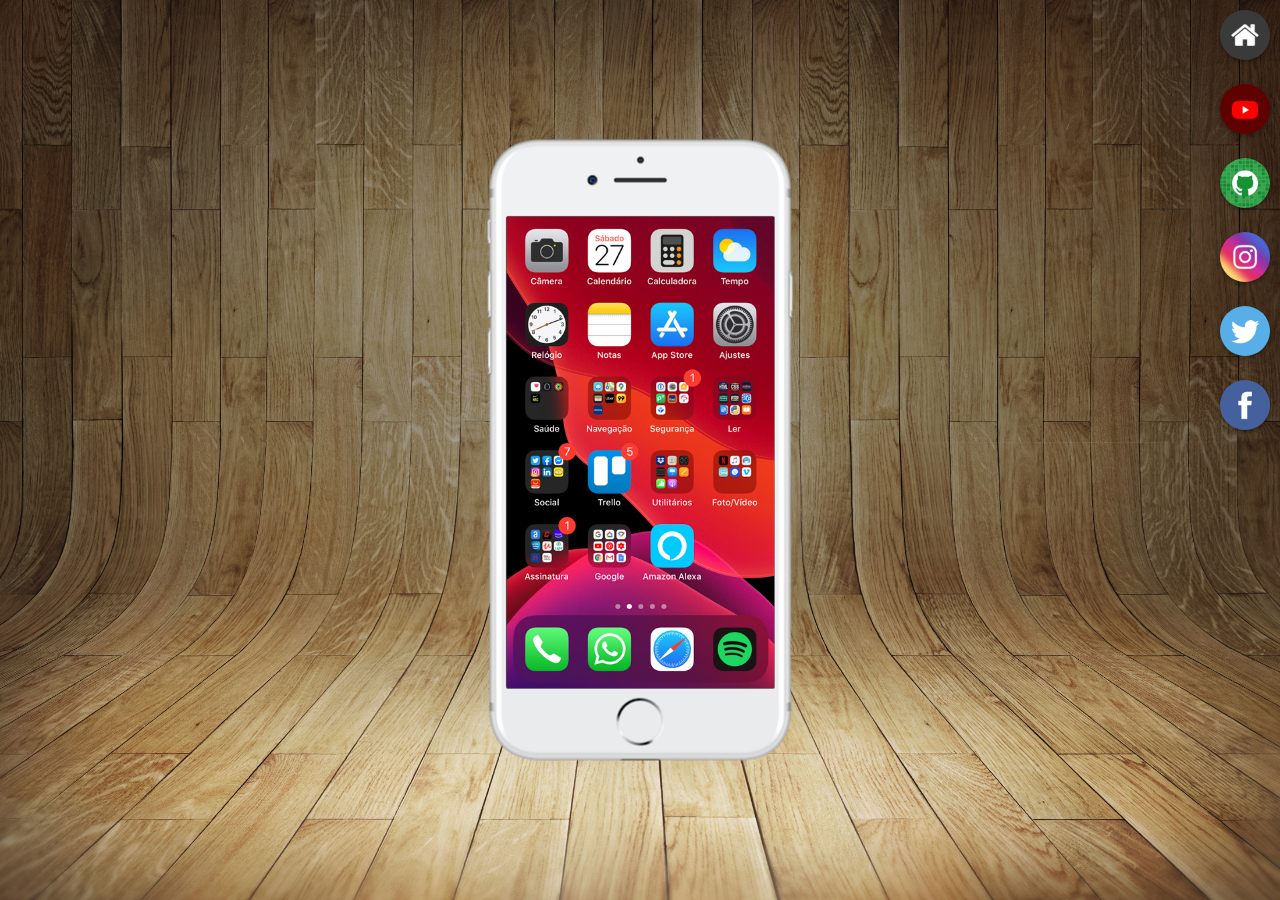
<file: index.html>
<!DOCTYPE html>
<html lang="pt-br">
<head>
    <meta charset="UTF-8">
    <meta name="viewport" content="width=device-width, initial-scale=1.0">
    <title>Projeto Redes Sociais</title>
    <link rel="stylesheet" href="estilos/style.css">
</head>
<body>
    <main>
        <section class="telefone">
            <iframe src="home.html" name="tela" class="tela" frameborder="0"></iframe>
        </section>

        <section class="redes-sociais">
            <a href="home.html" target="tela"><img src="imagens/logo-home.jpg" alt="Home"></a><br>
            <a href="youtube.html" target="tela"><img src="imagens/logo-youtube.jpg" alt="Youtube"></a><br>
            <a href="github.html" target="tela"><img src="imagens/logo-github.jpg" alt="Github"></a><br>
            <a href="instagram.html" target="tela"><img src="imagens/logo-instagram.jpg" alt="Instagram"></a><br>
            <a href="twitter.html" target="tela"><img src="imagens/logo-twitter.jpg" alt="Twitter"></a><br>
            <a href="facebook.html" target="tela"><img src="imagens/logo-facebook.jpg" alt="Facebook"></a>

        </section>

    </main>
</body>
</html>
</file>
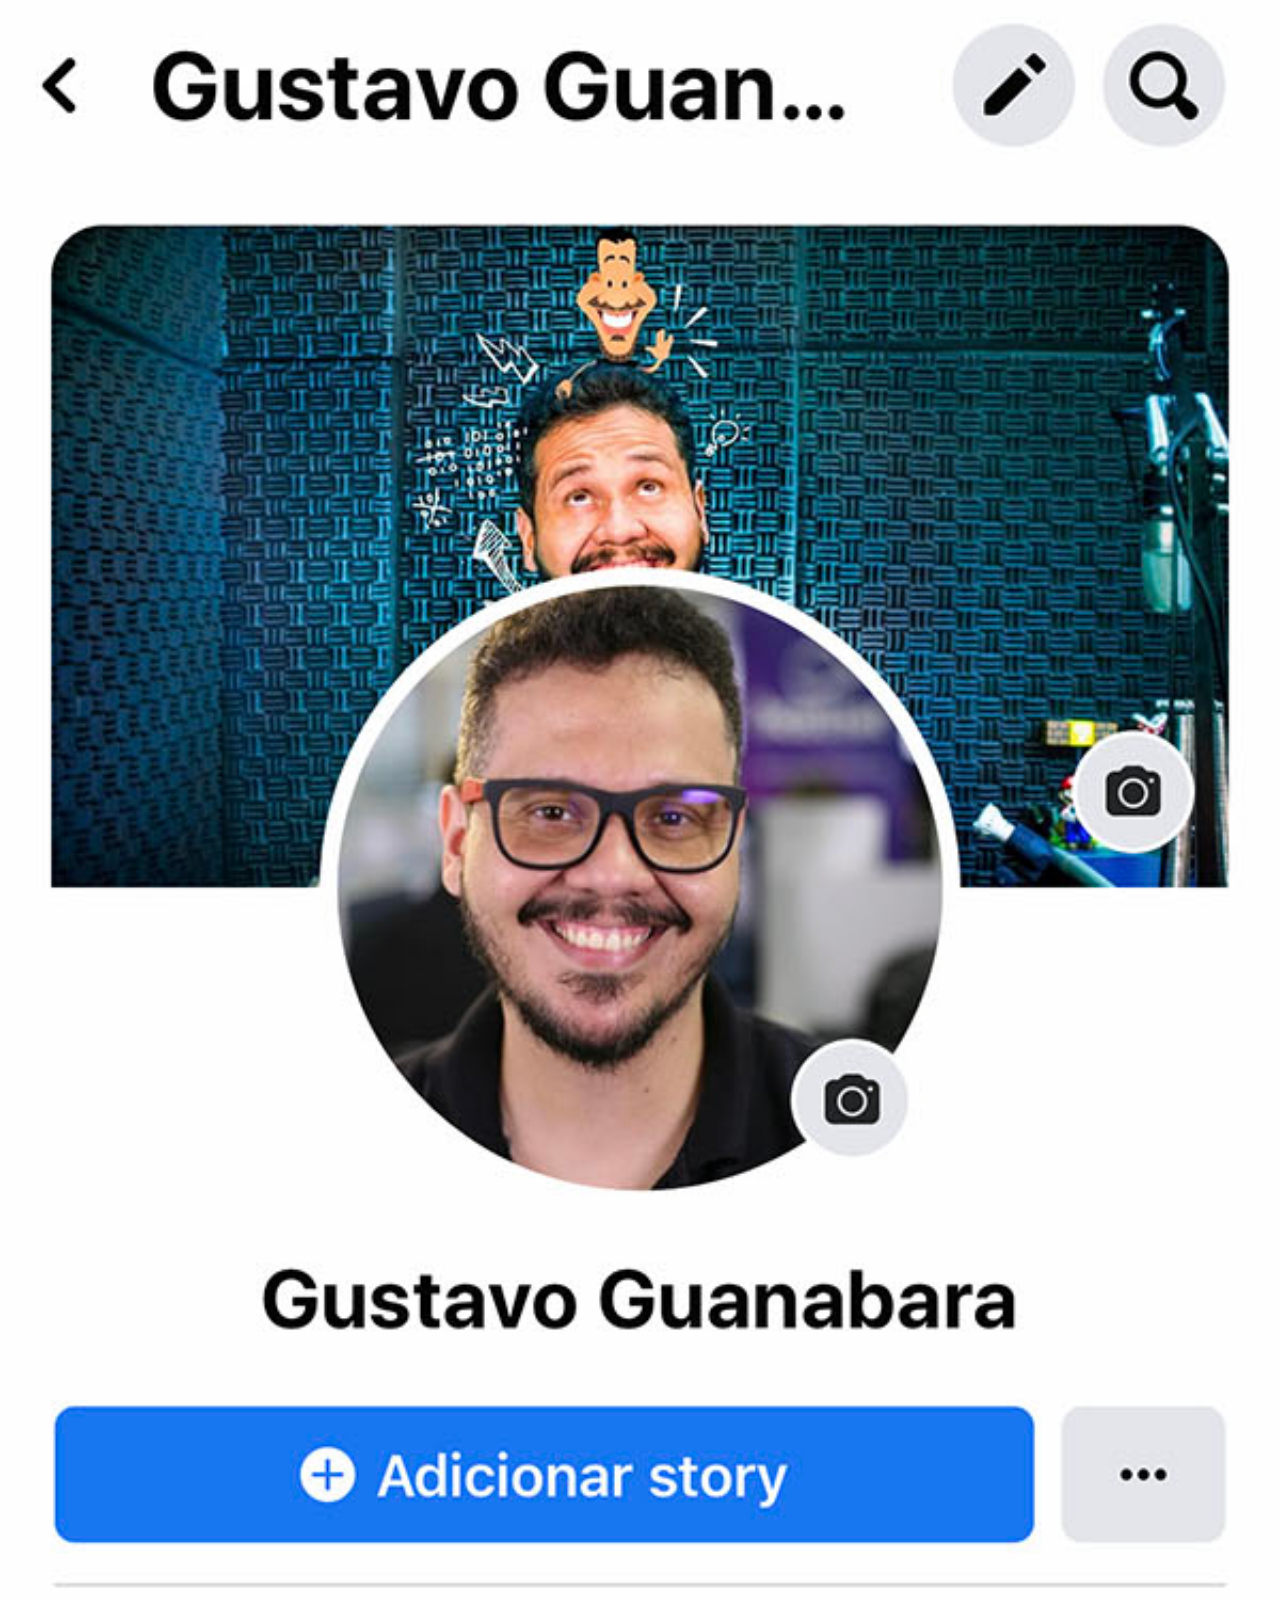
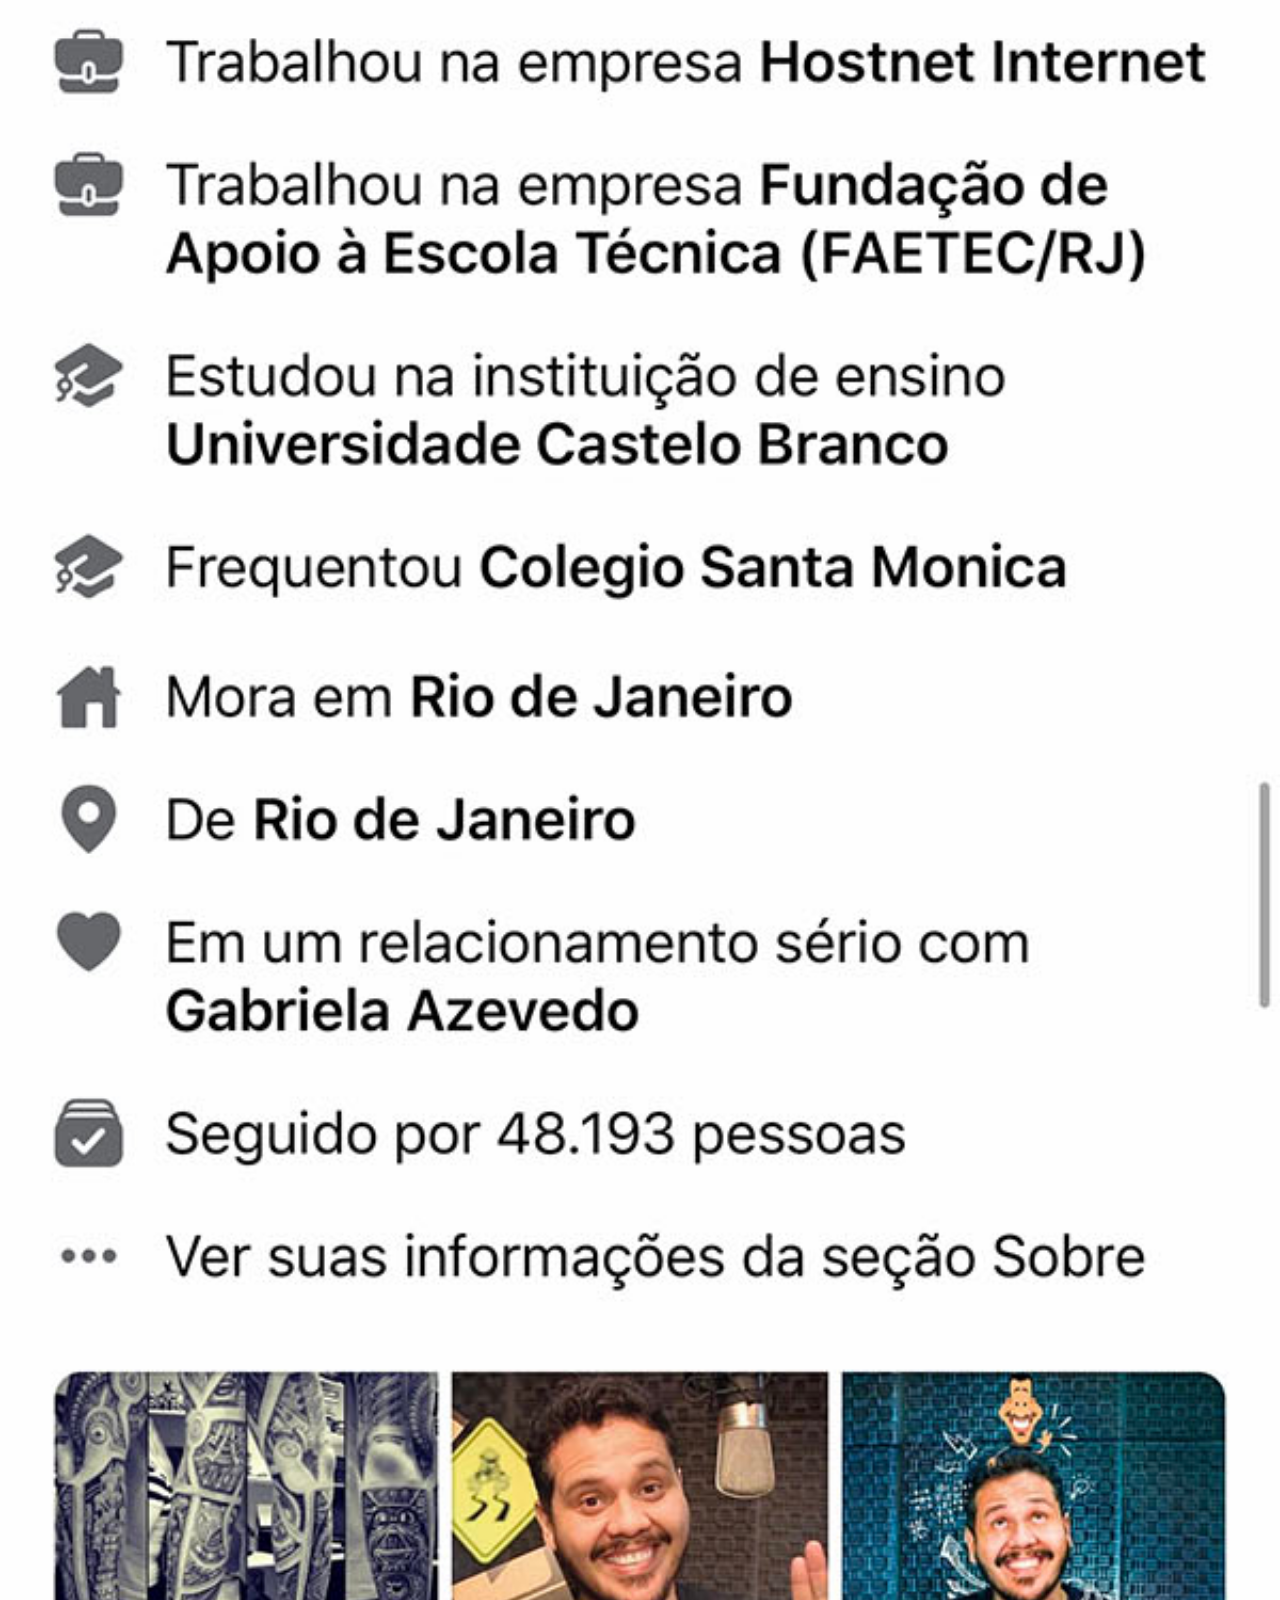
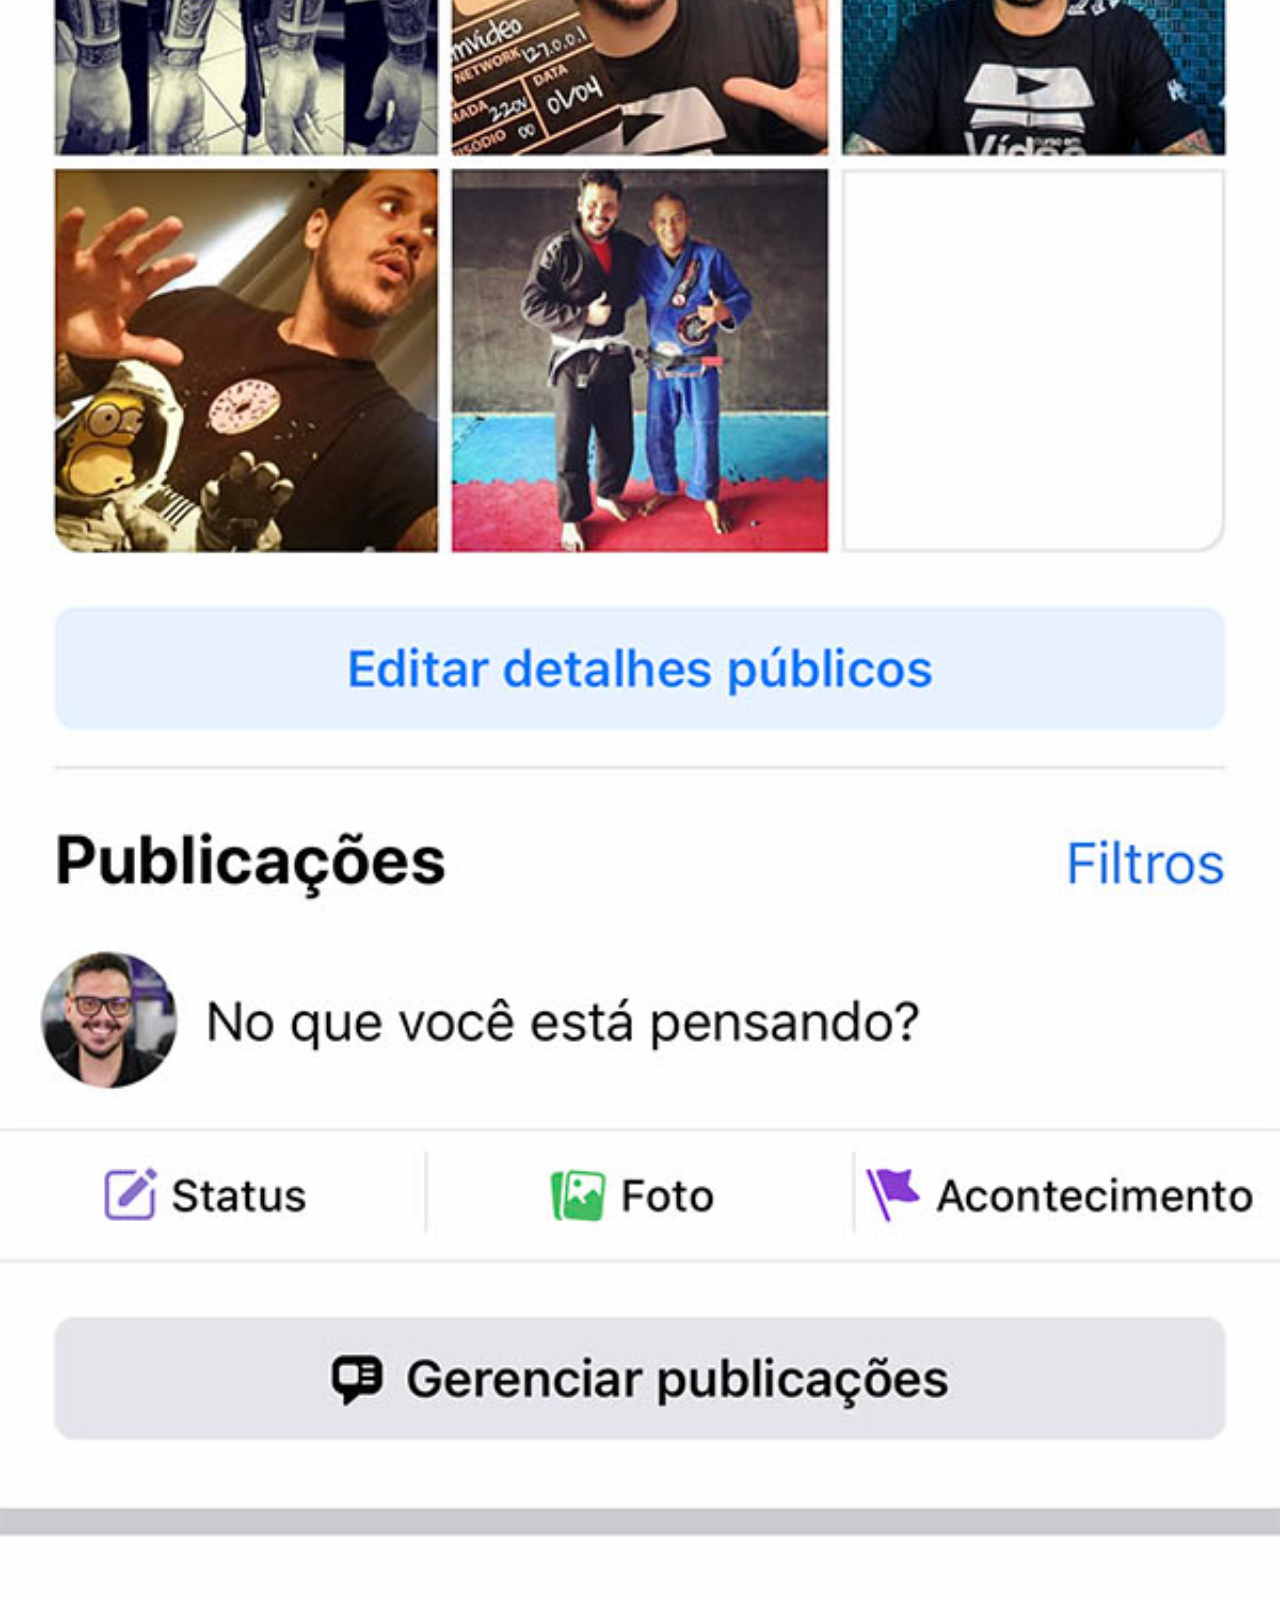
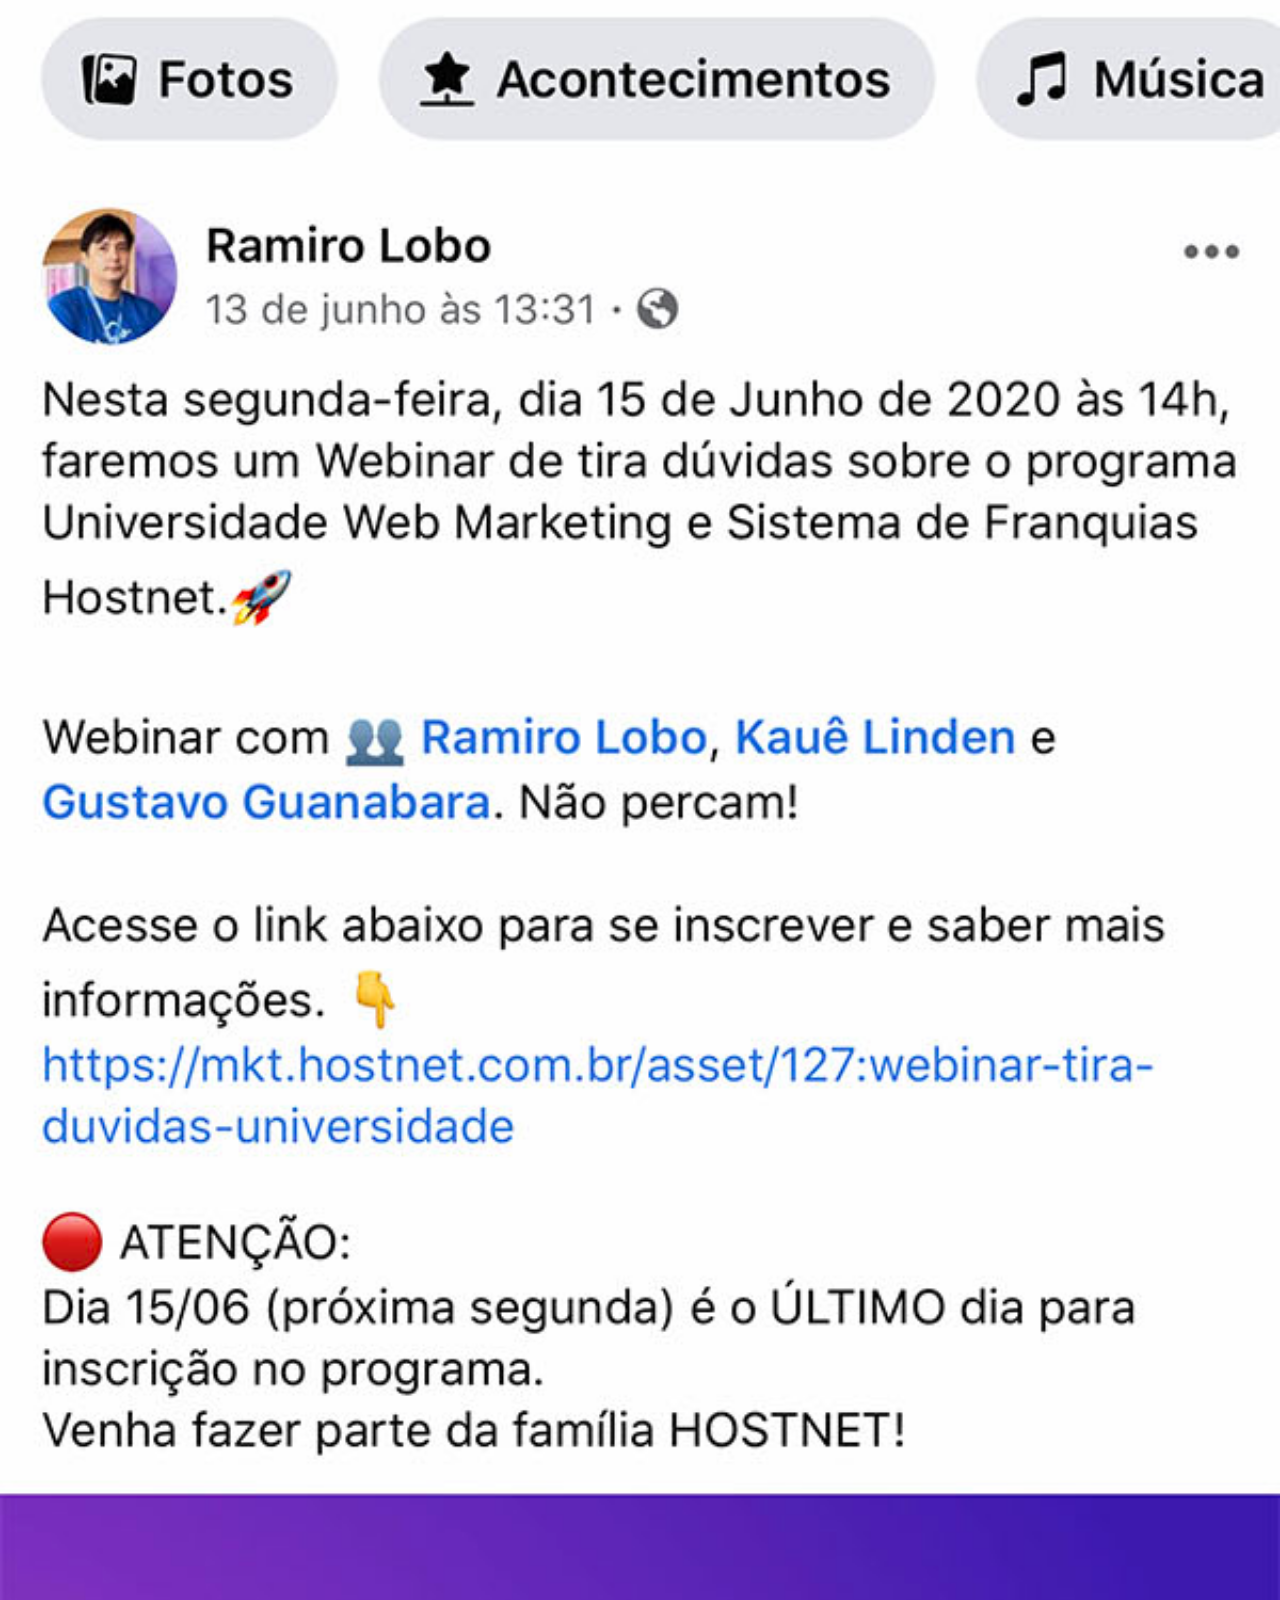
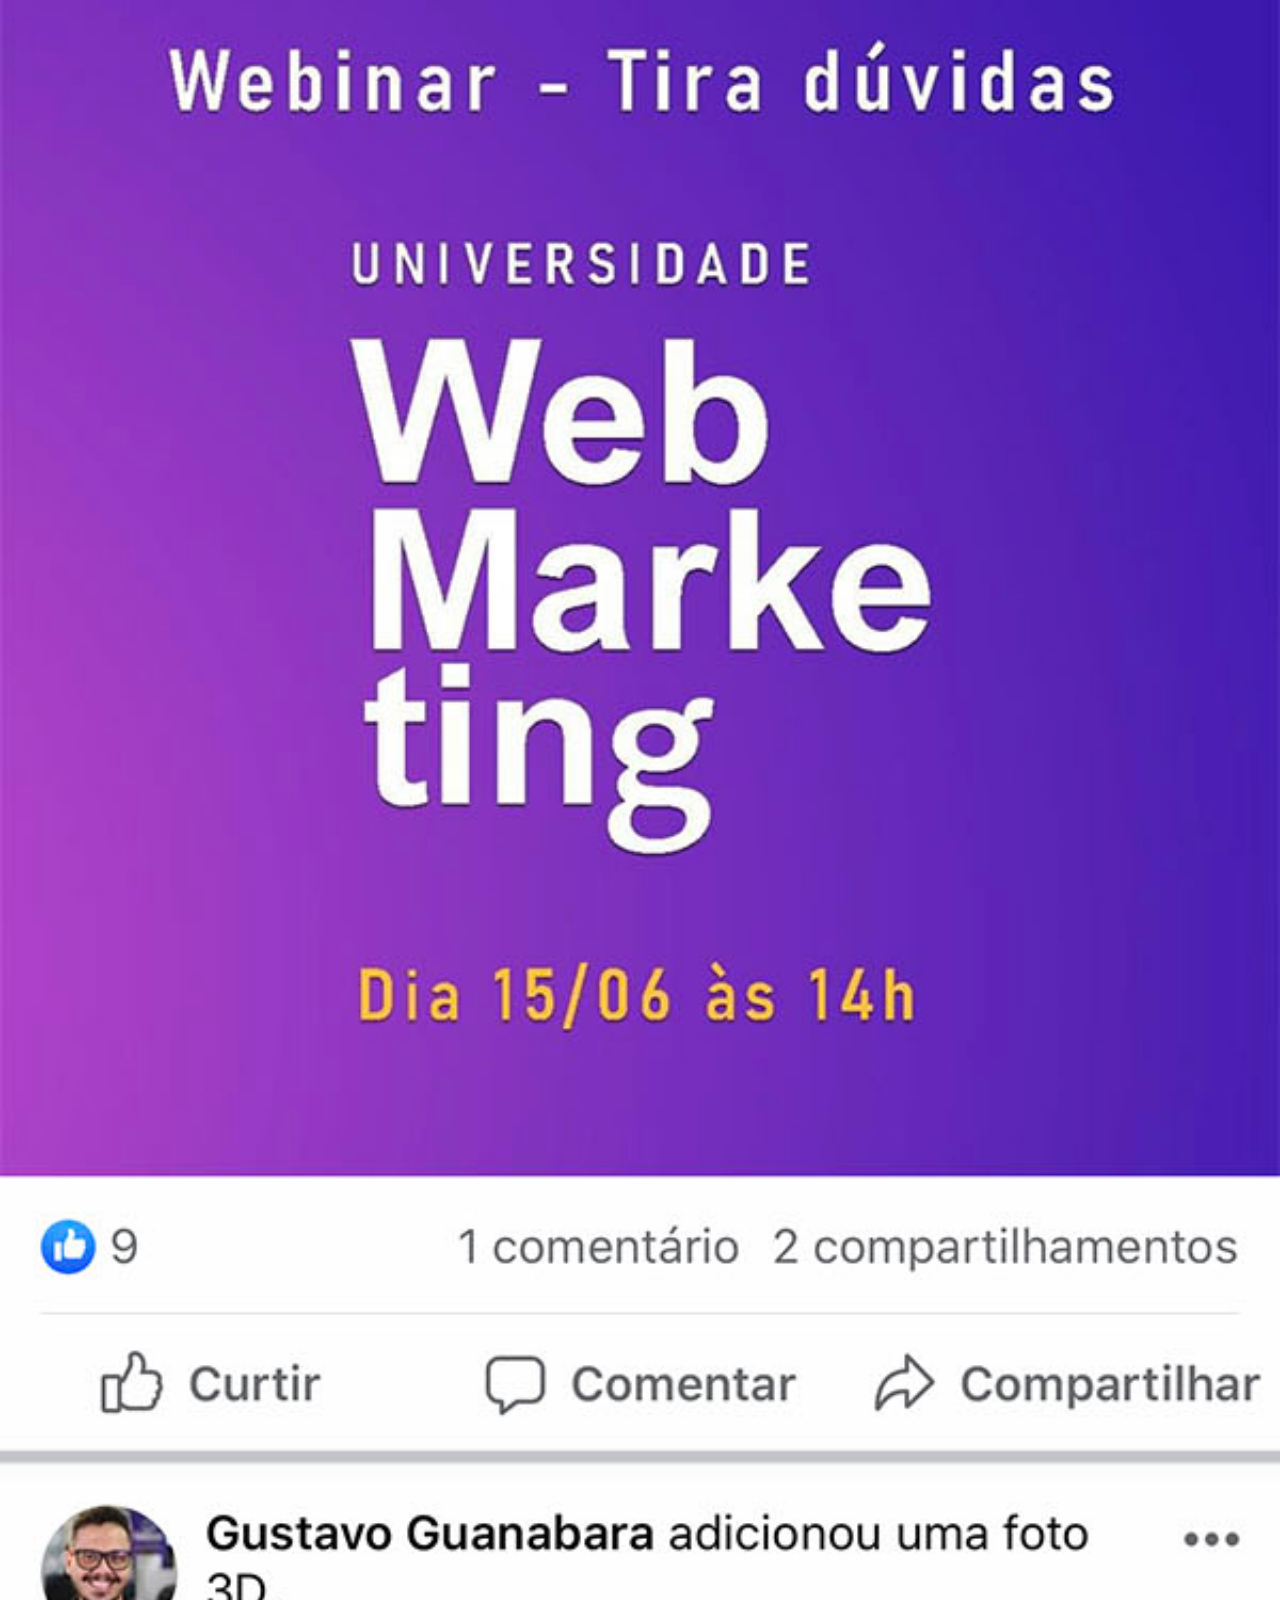
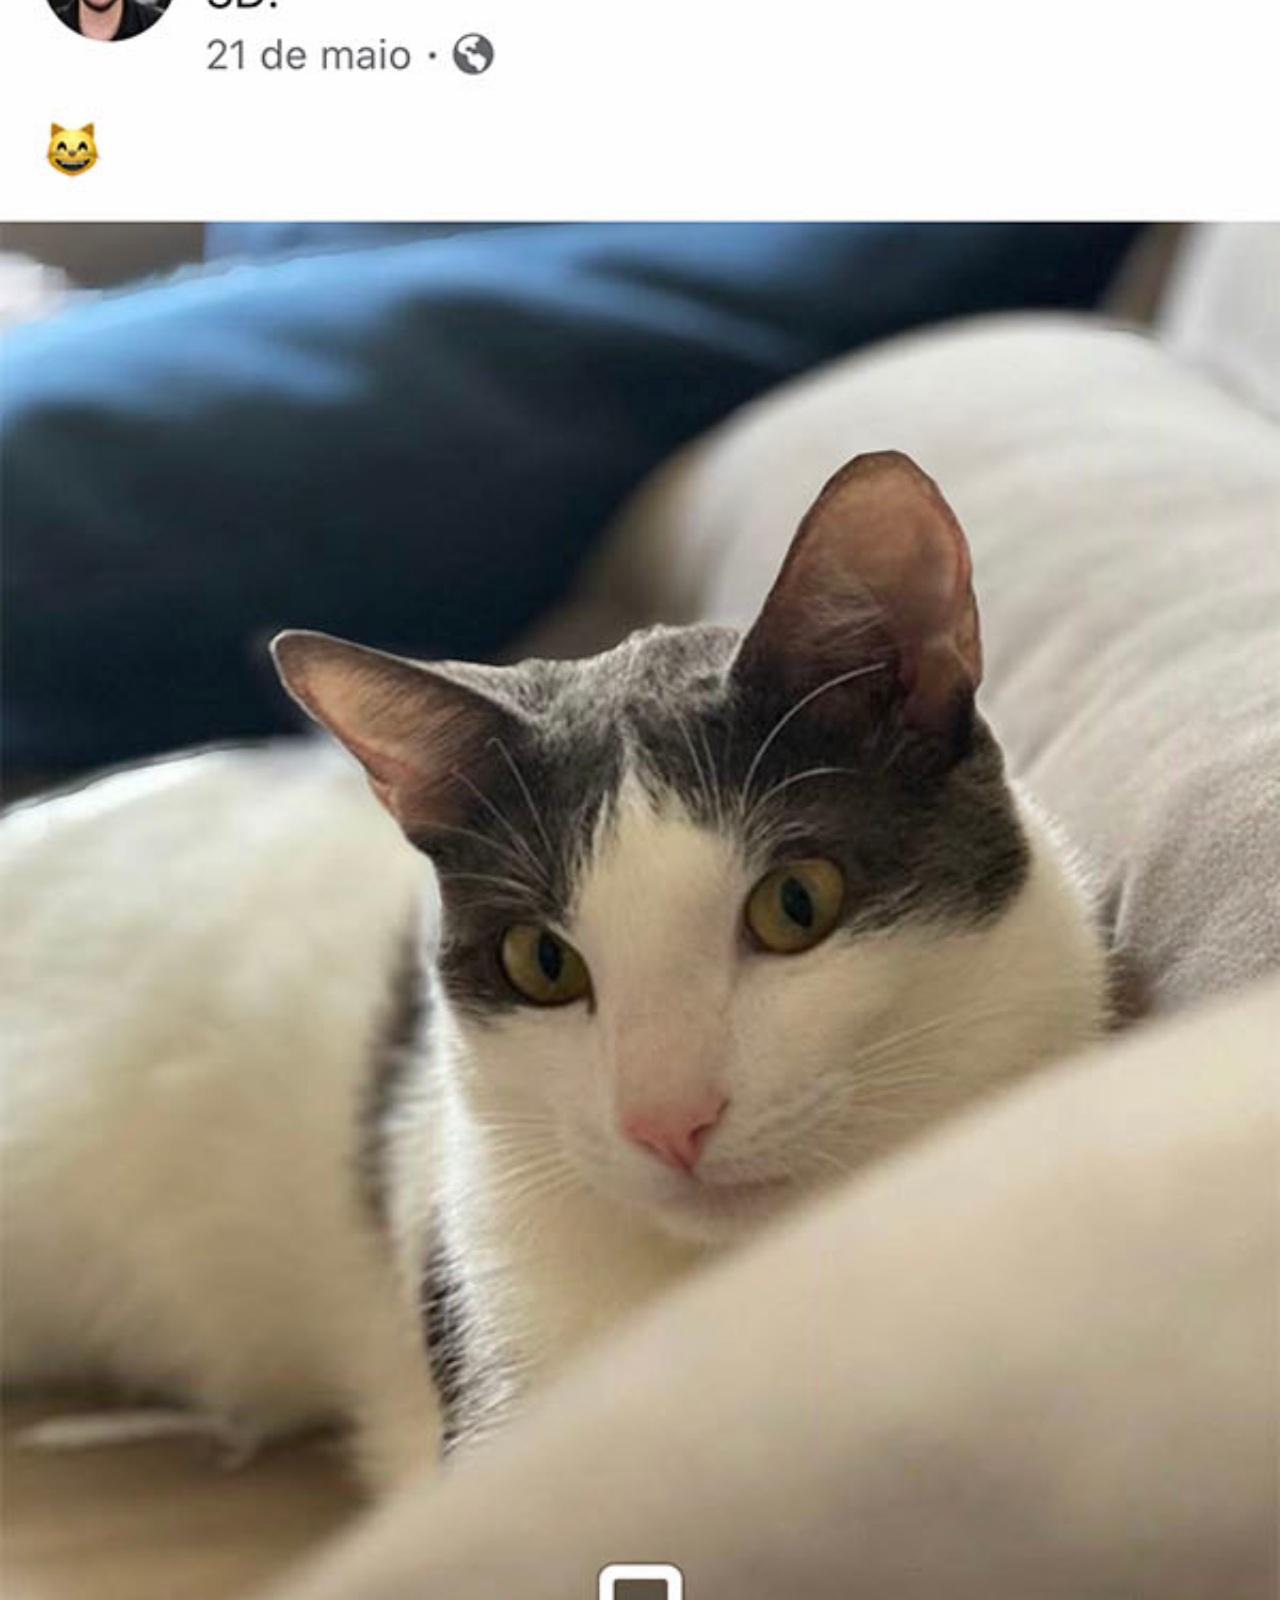
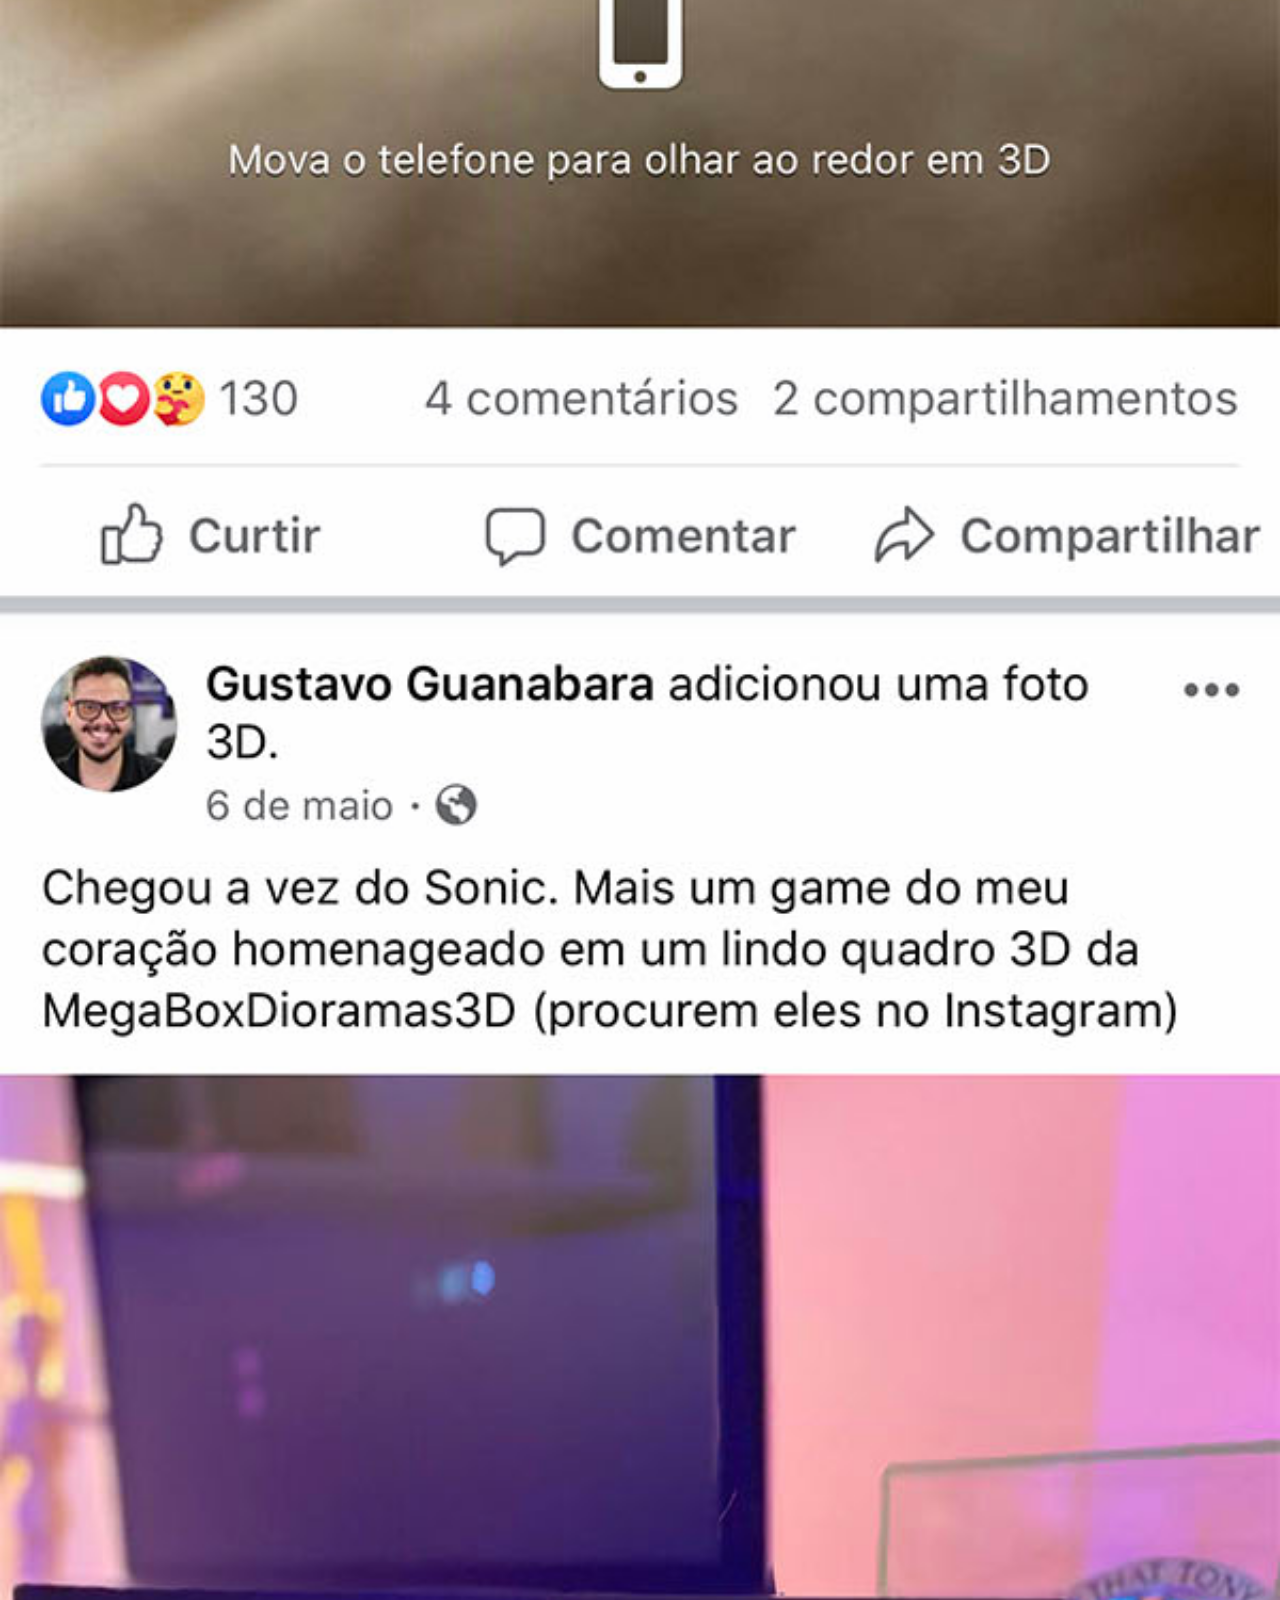
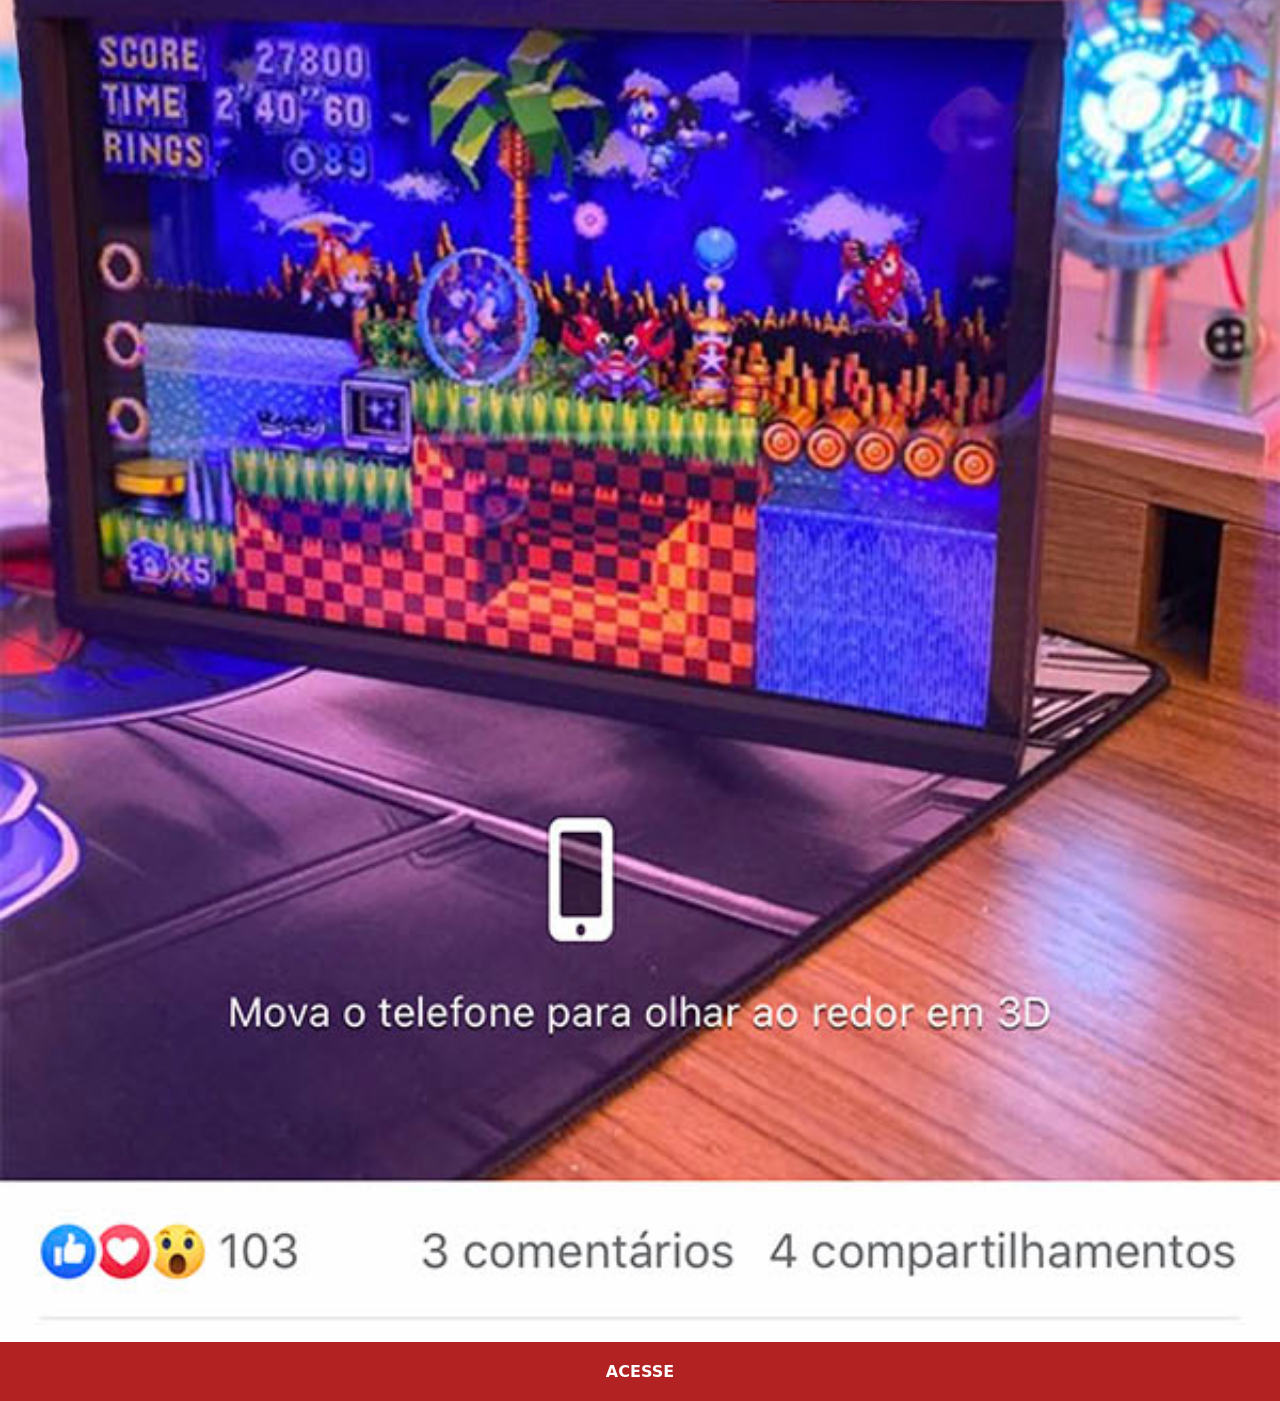
<file: facebook.html>
<!DOCTYPE html>
<html lang="pt-br">
<head>
    <meta charset="UTF-8">
    <meta name="viewport" content="width=device-width, initial-scale=1.0">
    <title>Facebook</title>
    <link rel="stylesheet" href="estilos/socials.css">
</head>
<body>
    <img src="imagens/tela-facebook.jpg" alt="youtube"><a href="https://www.facebook.com/Diegouzzz" target="_blank">ACESSE</a>
</body>
</html>
</file>
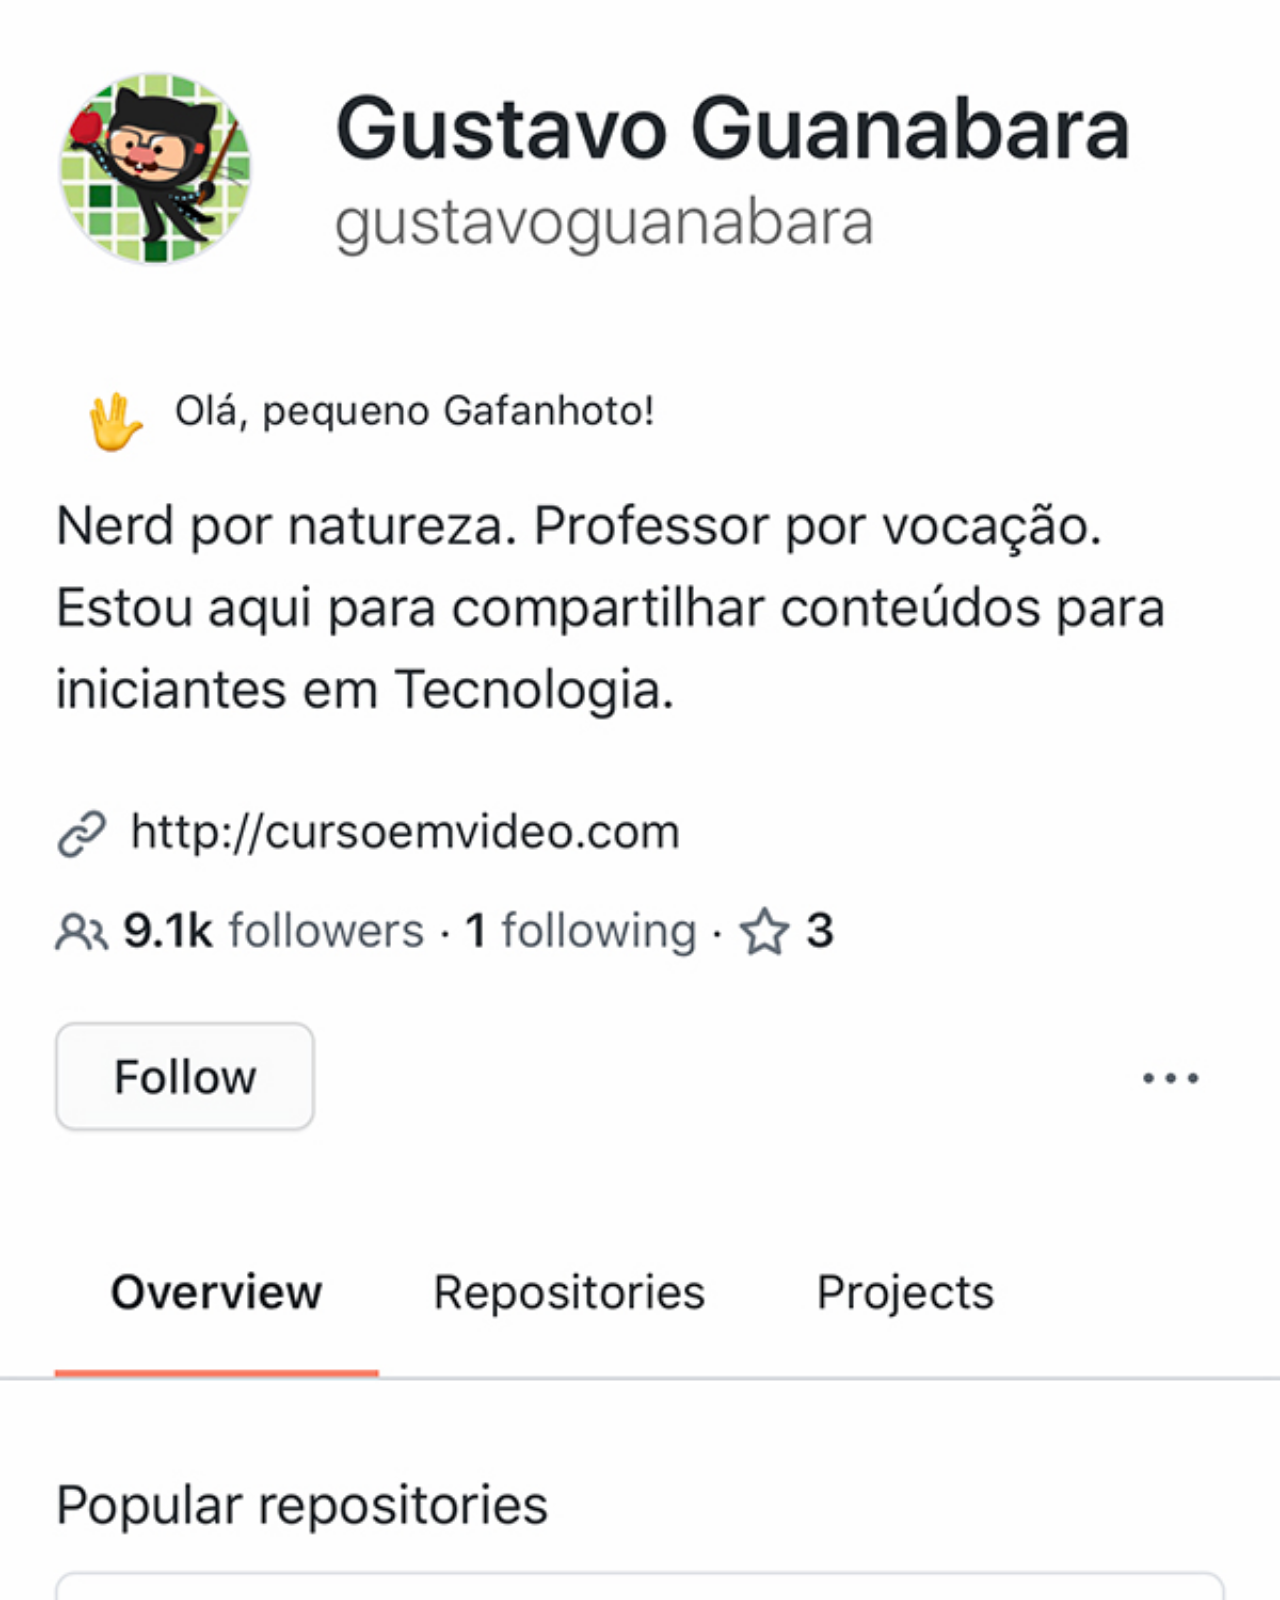
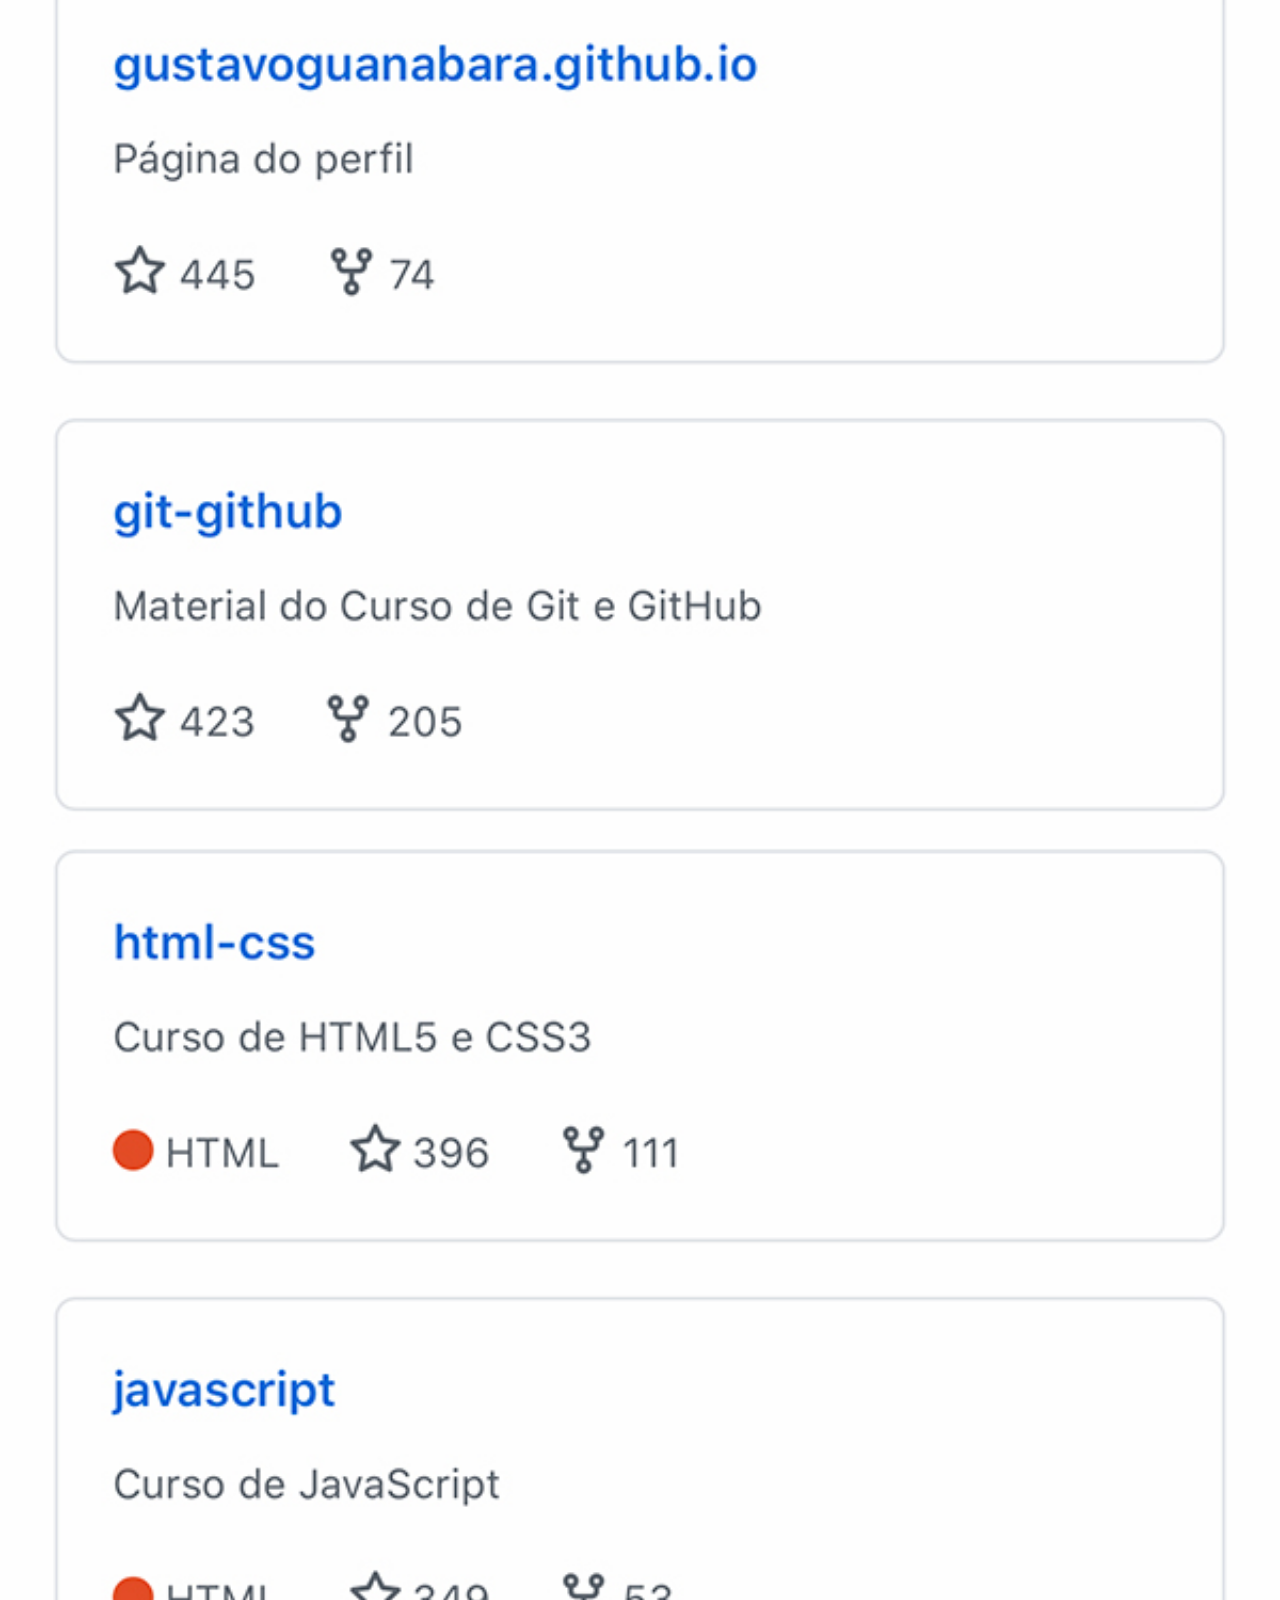
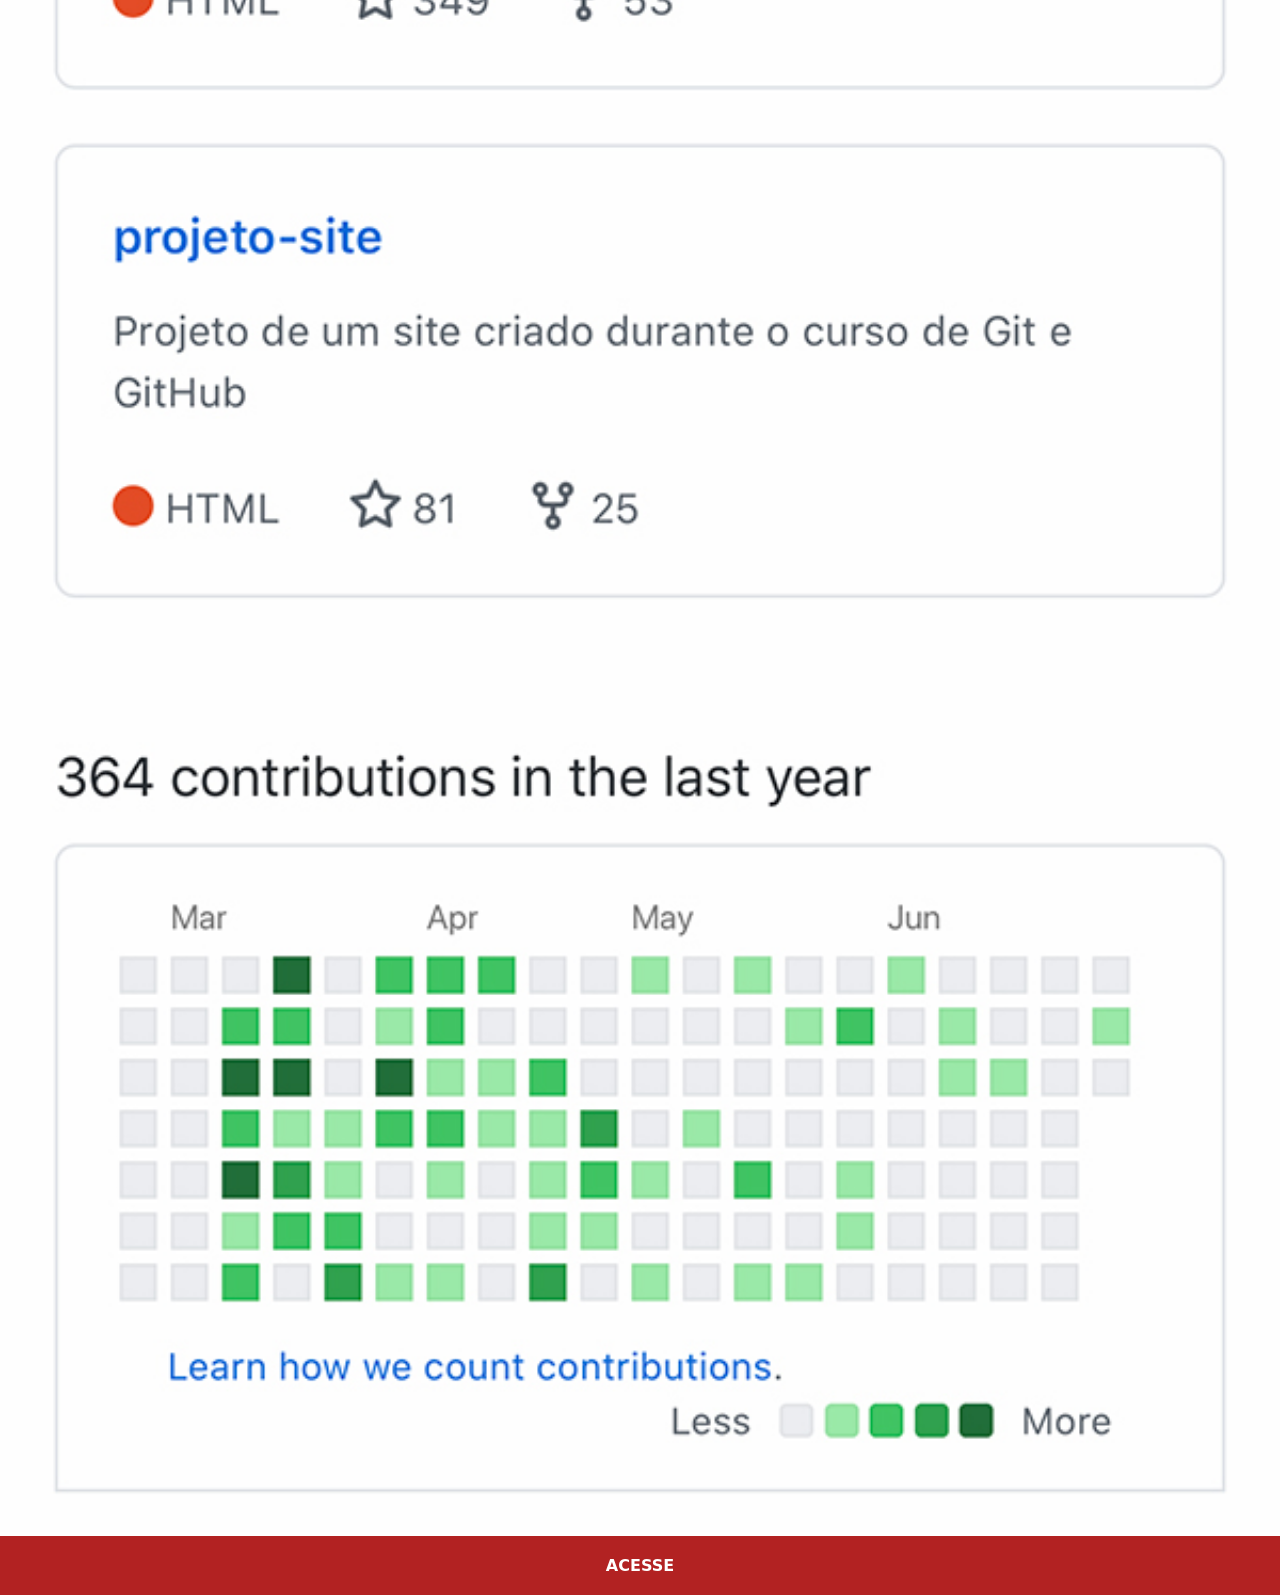
<file: github.html>
<!DOCTYPE html>
<html lang="pt-br">
<head>
    <meta charset="UTF-8">
    <meta name="viewport" content="width=device-width, initial-scale=1.0">
    <title>Github</title>
    <link rel="stylesheet" href="estilos/socials.css">
</head>
<body>
    <img src="imagens/tela-github.jpg" alt="youtube"><a href="https://github.com/oblzzz" target="_blank">ACESSE</a>
</body>
</html>
</file>
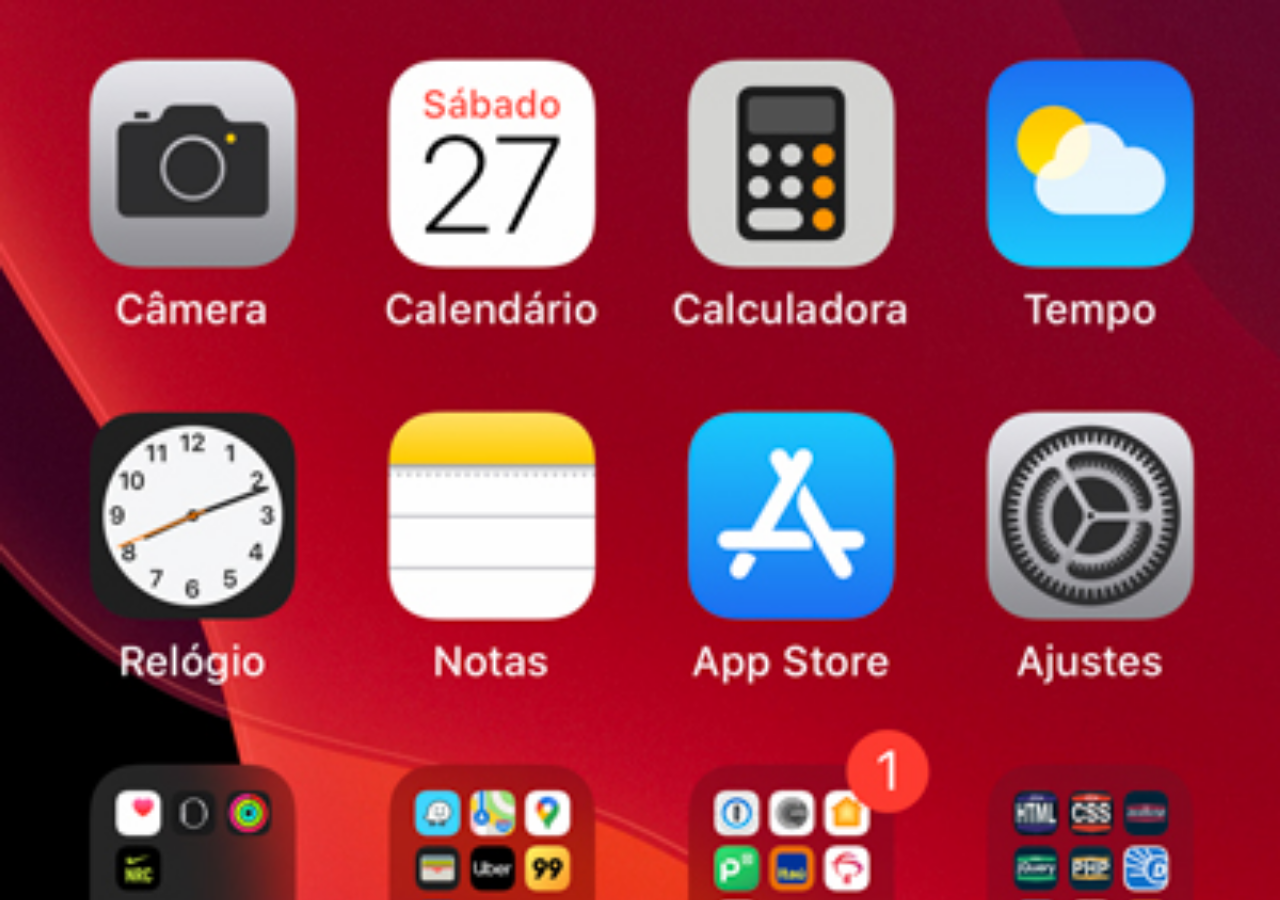
<file: home.html>
<!DOCTYPE html>
<html lang="pt-br">
<head>
    <meta charset="UTF-8">
    <meta name="viewport" content="width=device-width, initial-scale=1.0">
    <title>Home</title>
</head>
<style>
    *{
        margin: 0px;
        padding: 0px;
    }
    body{
        width: 100vw;
        height: 100vh;
        background: black url('imagens/tela-home.jpg') no-repeat top center;
        background-size: cover;
    }
</style>

<body>
    
</body>
</html>
</file>
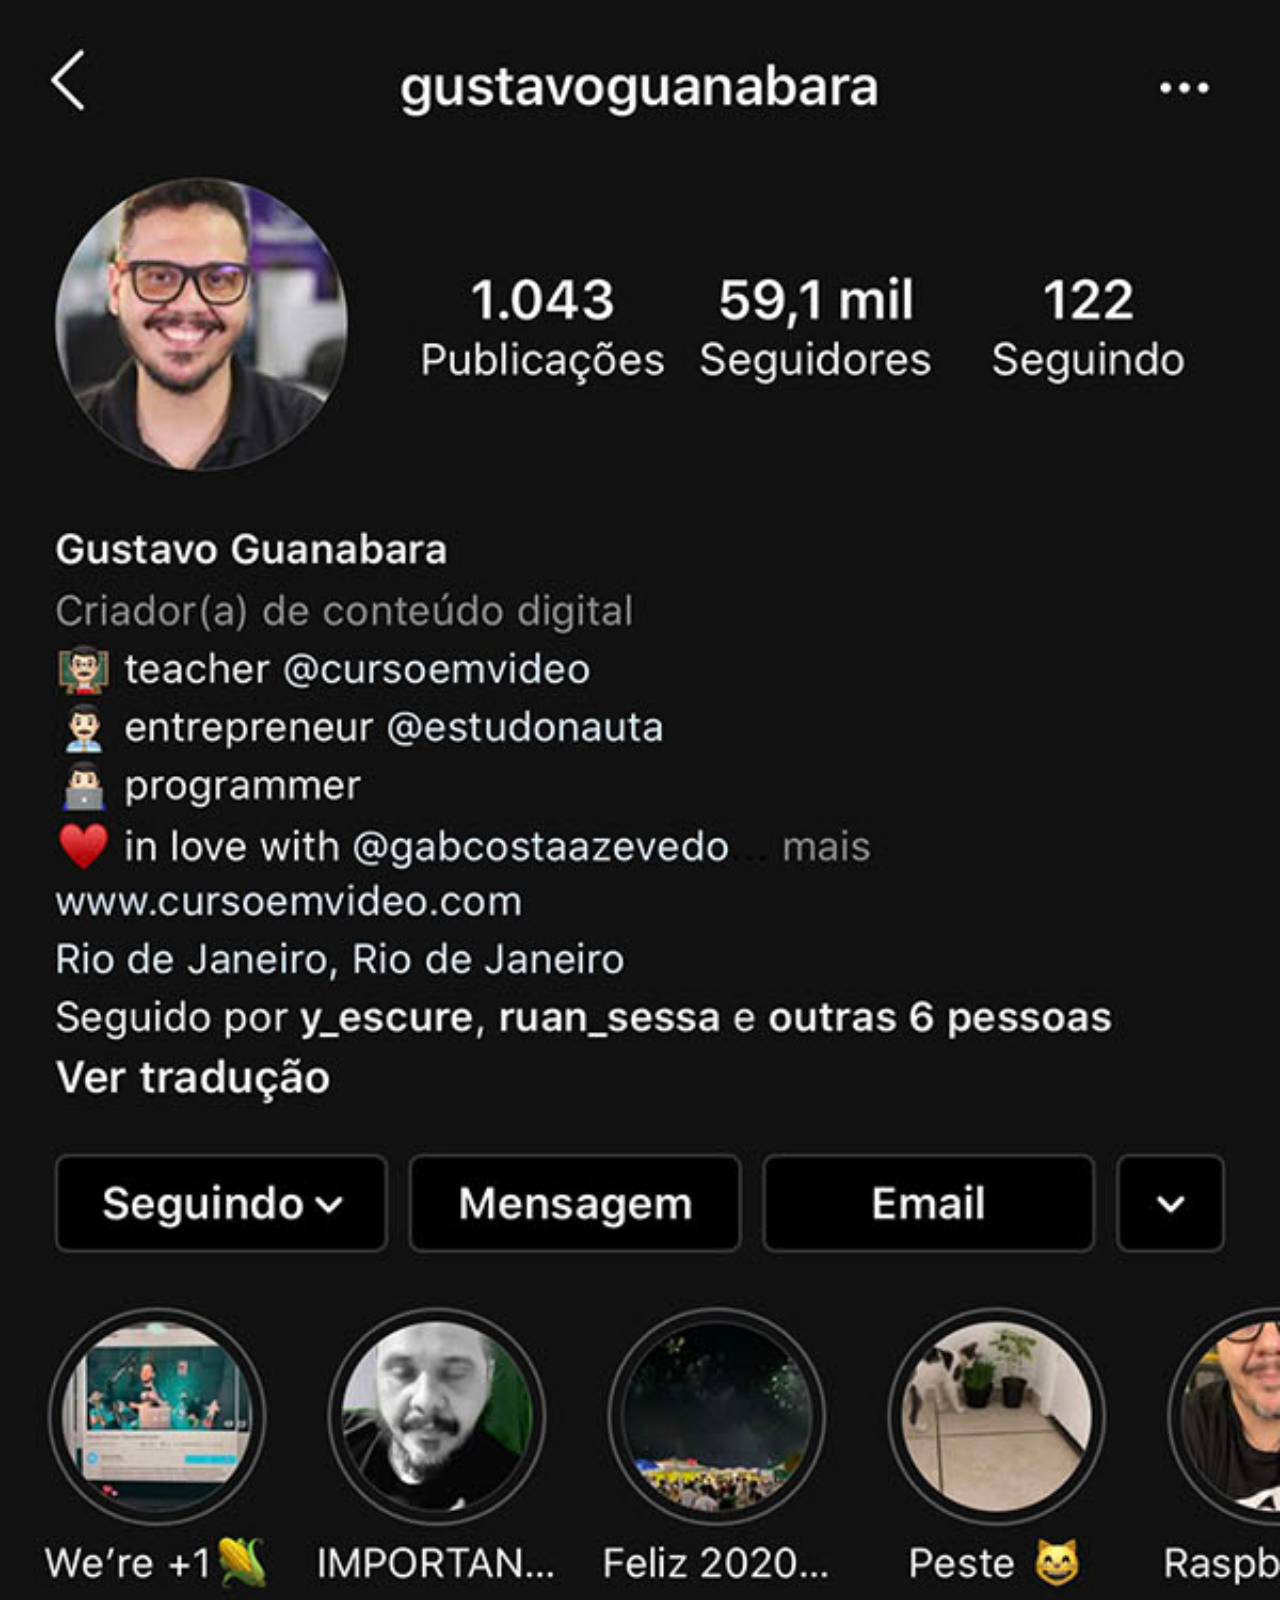
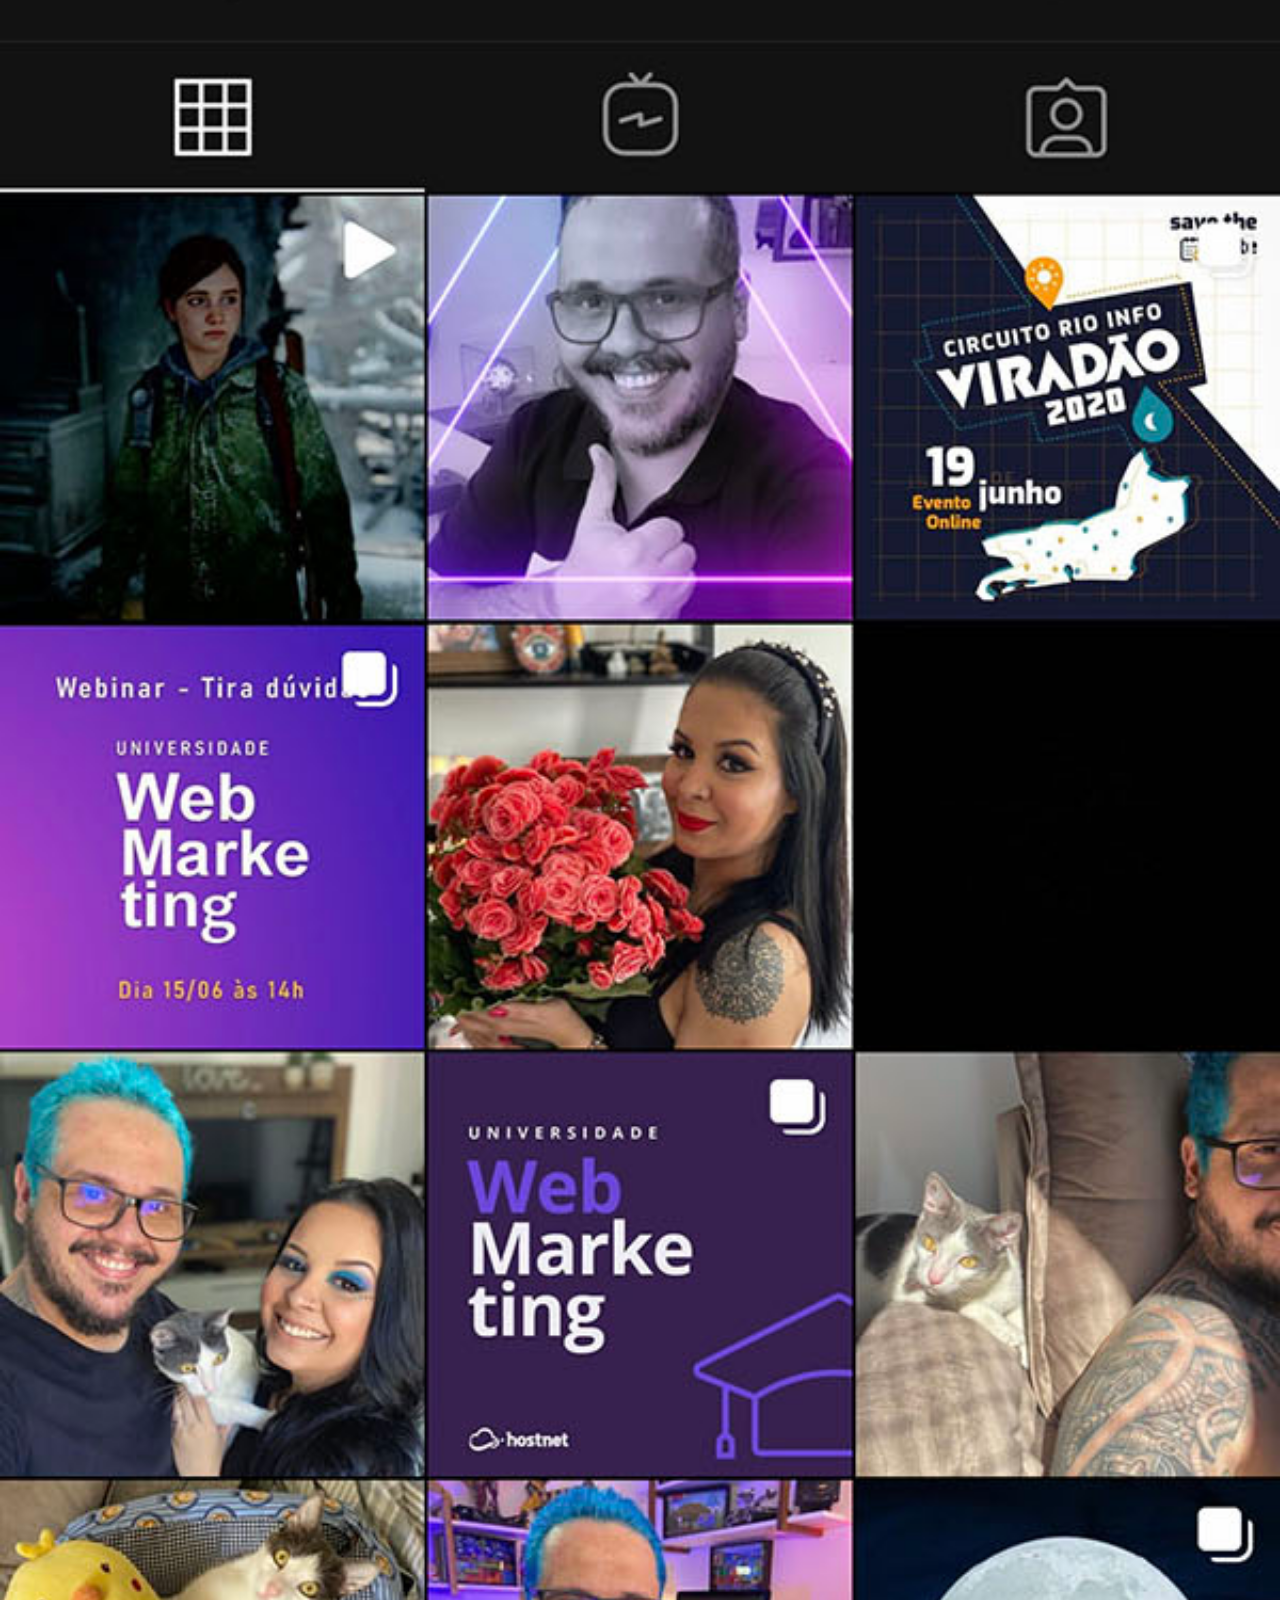
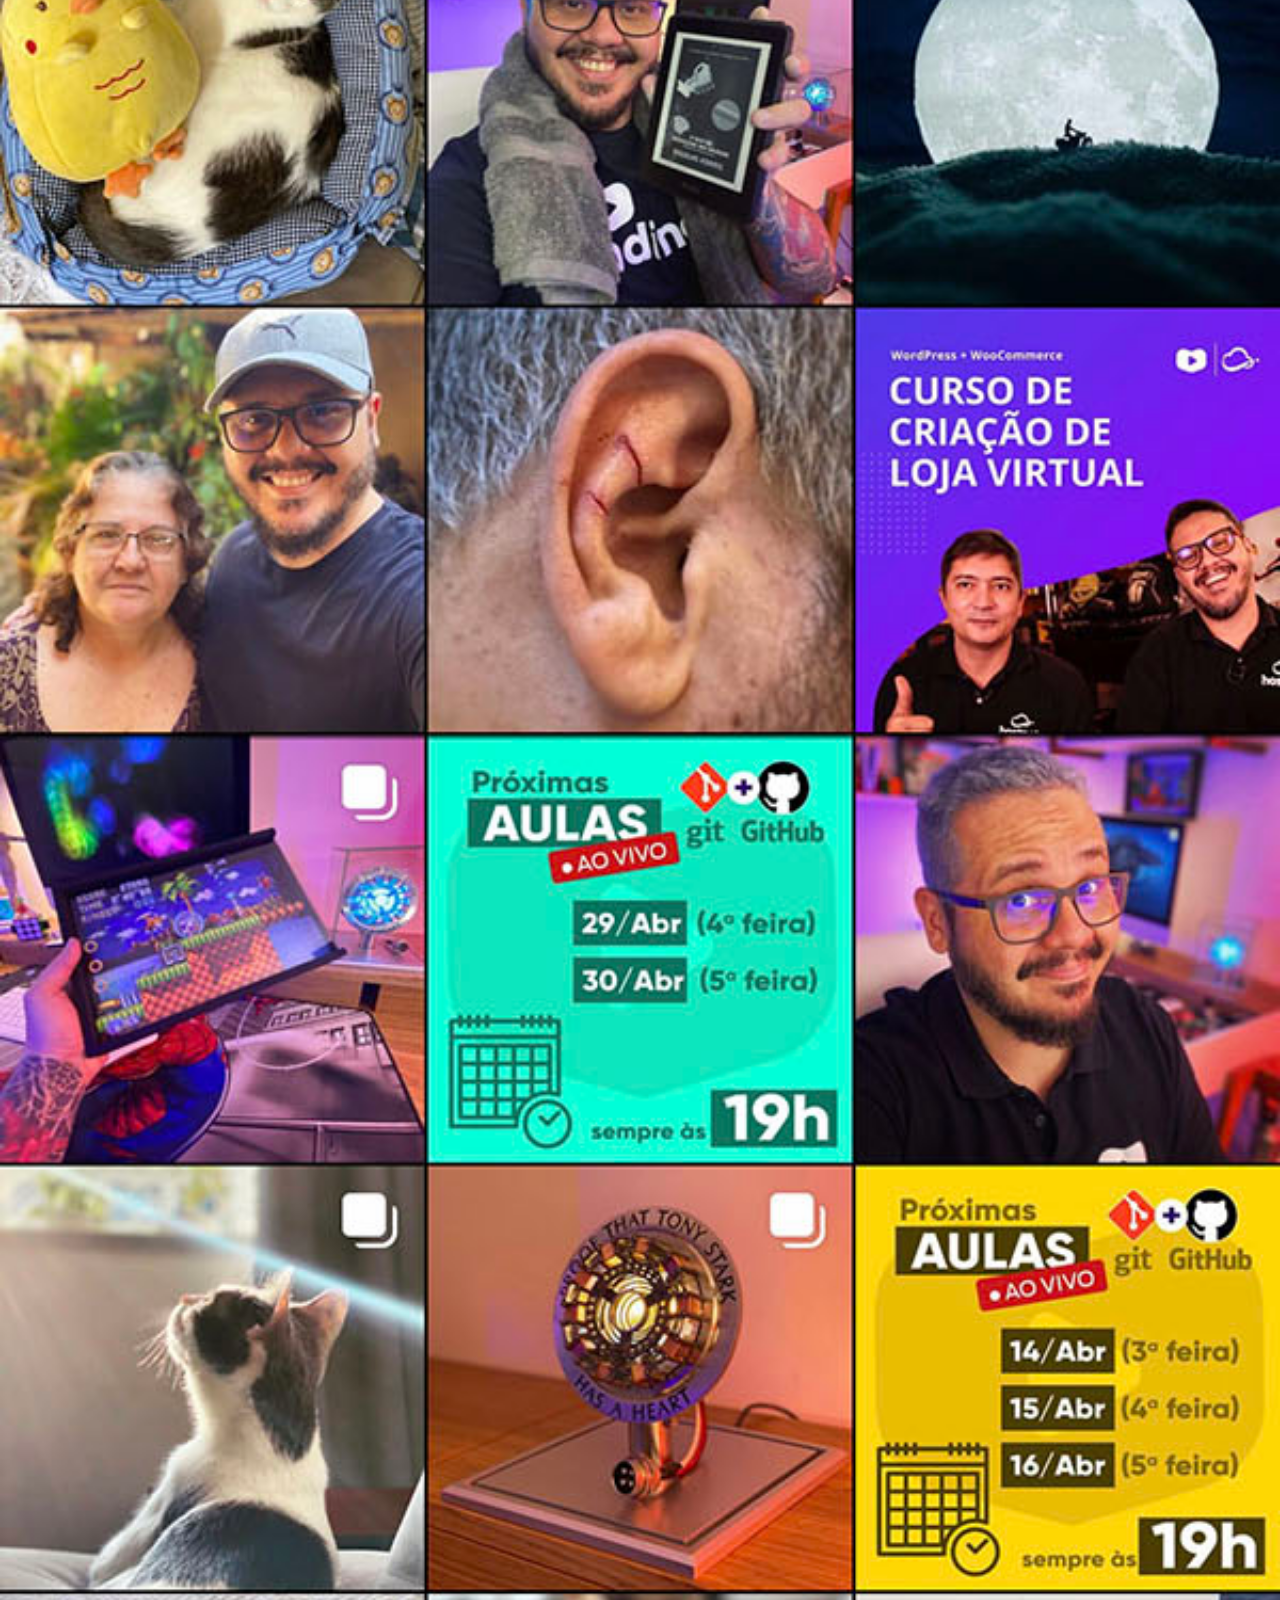
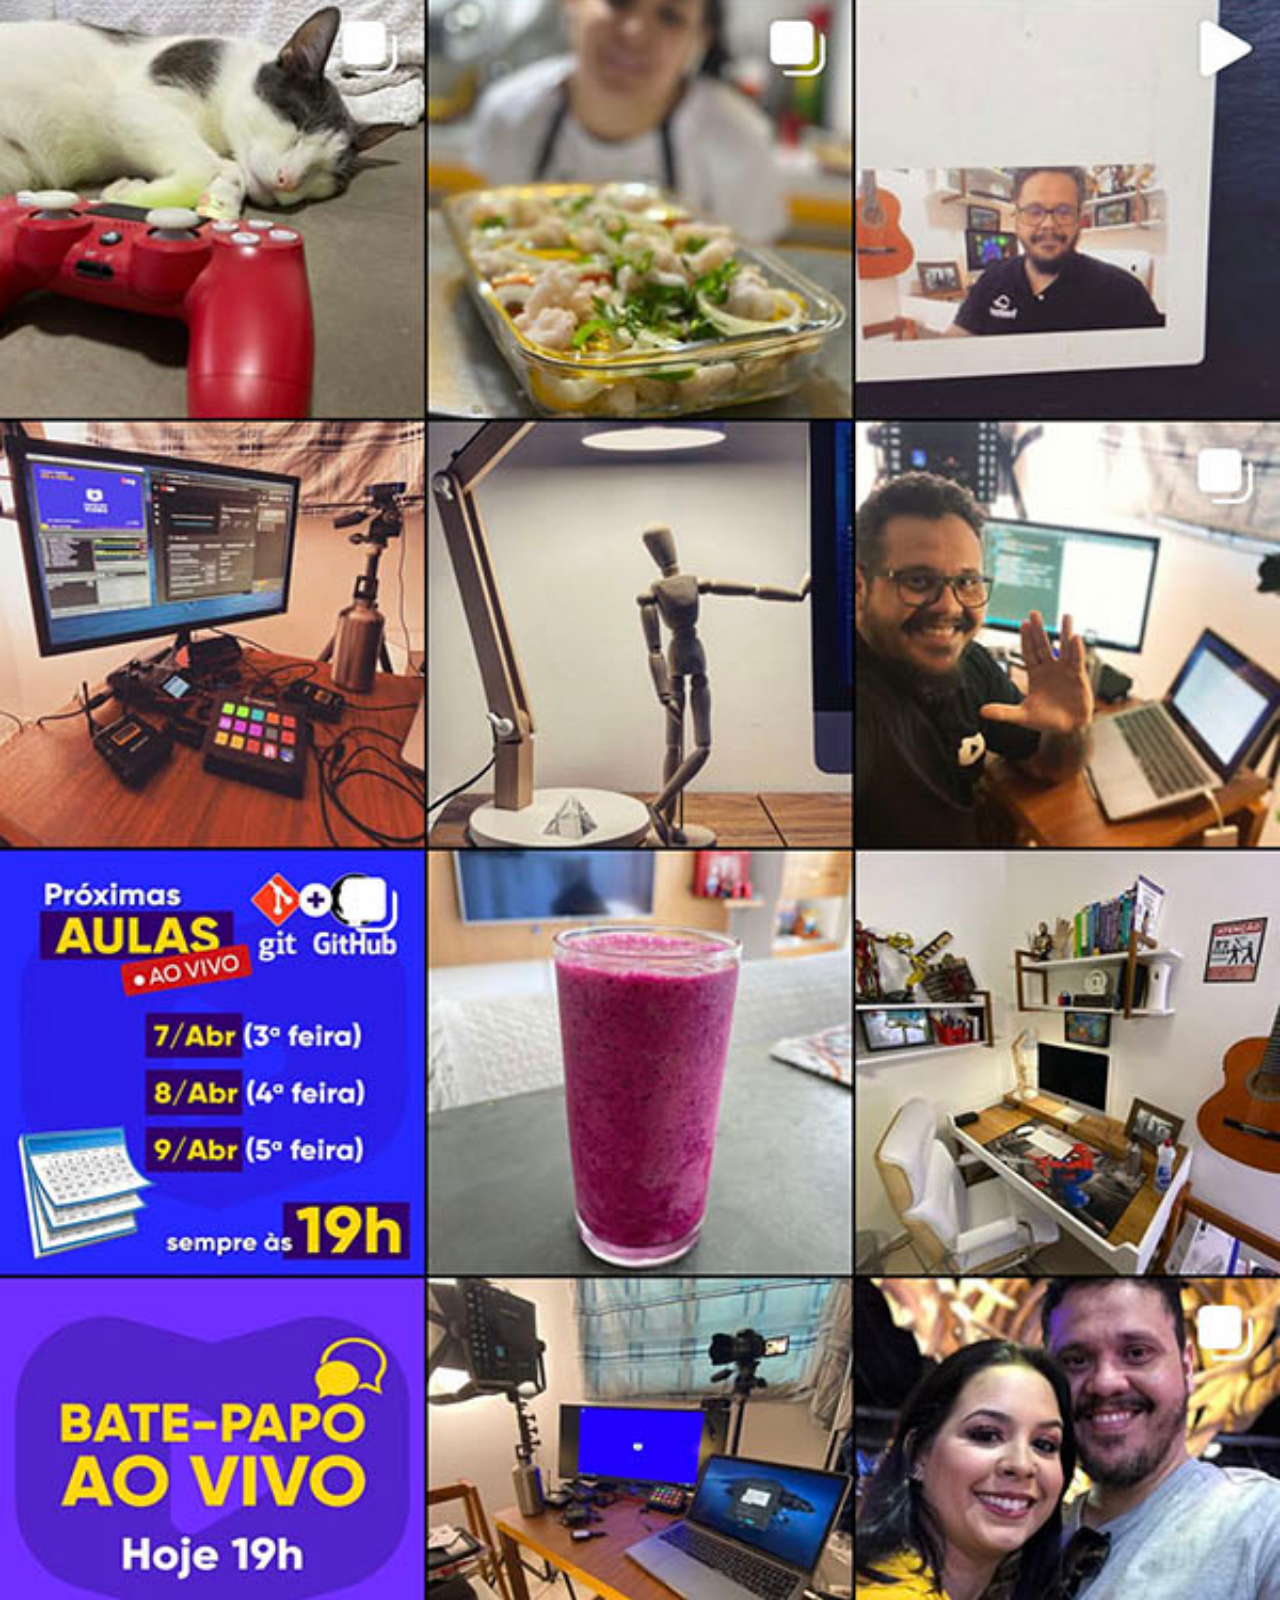
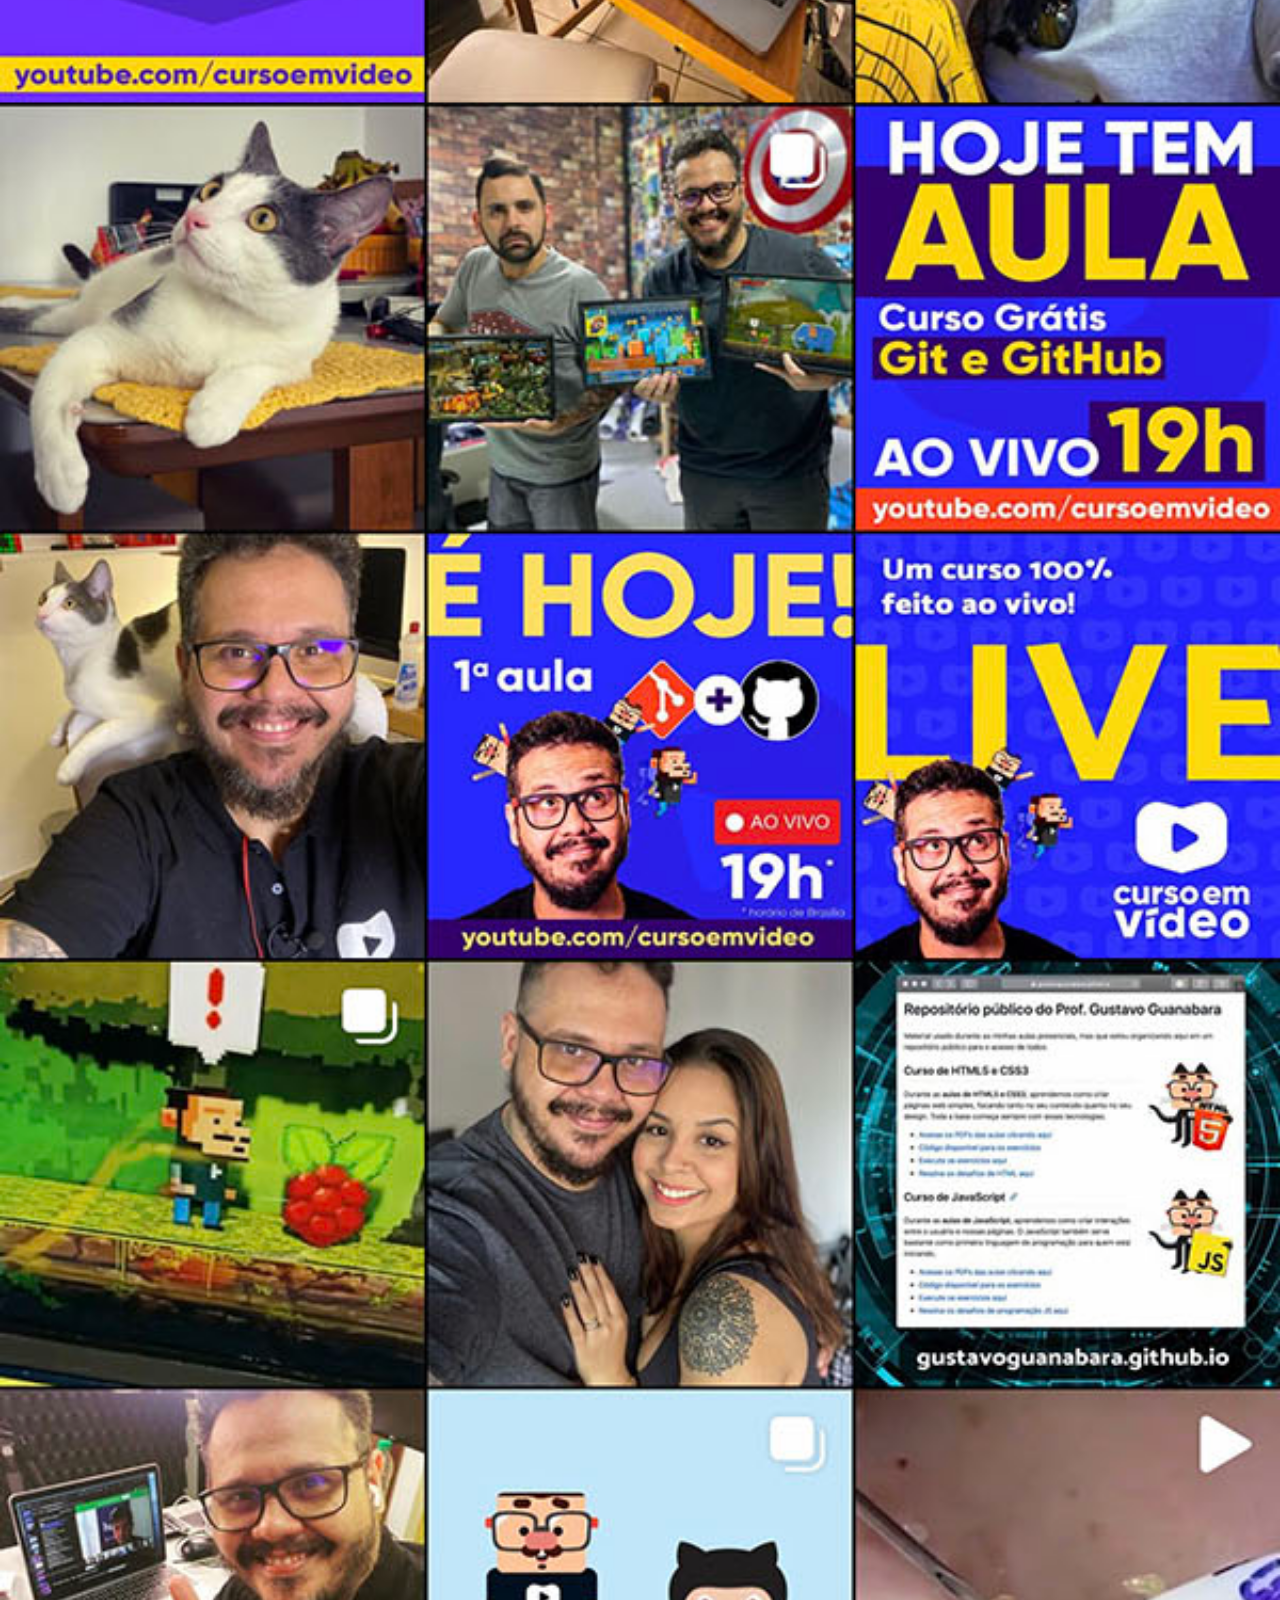
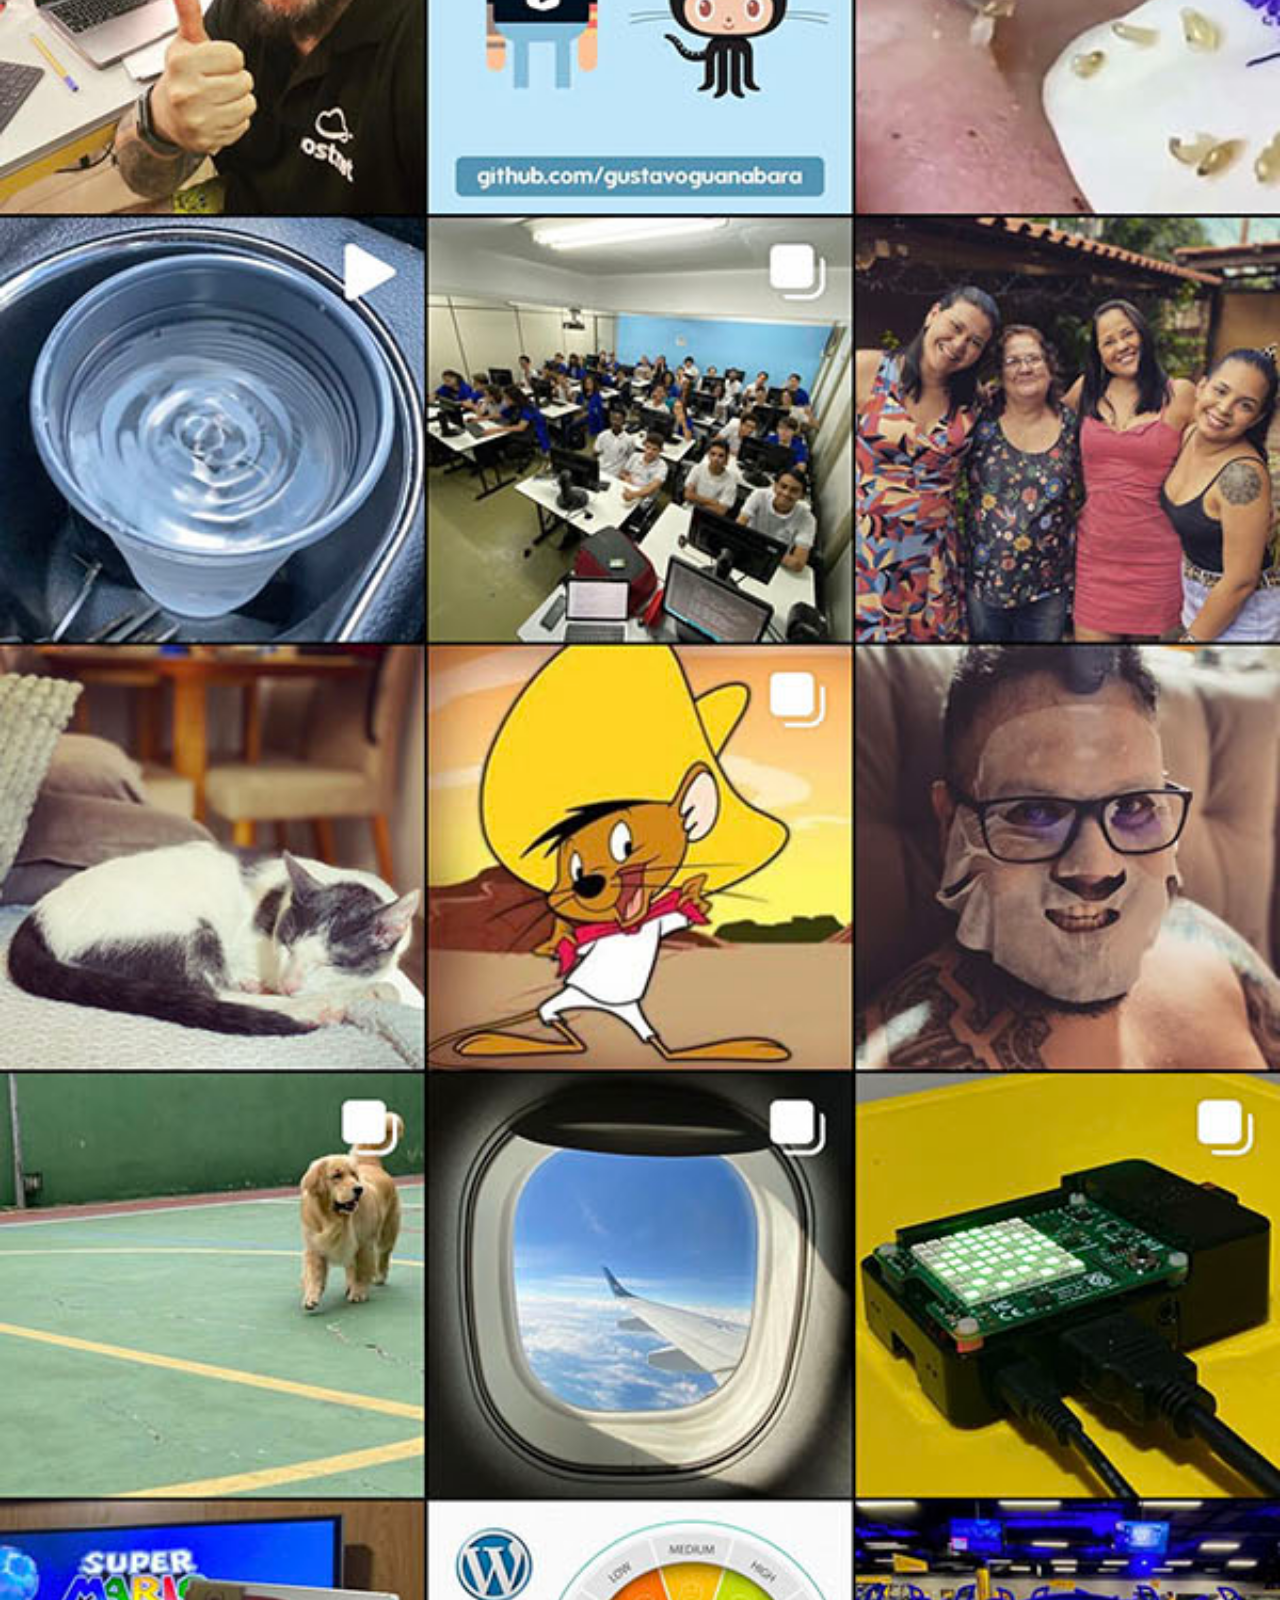
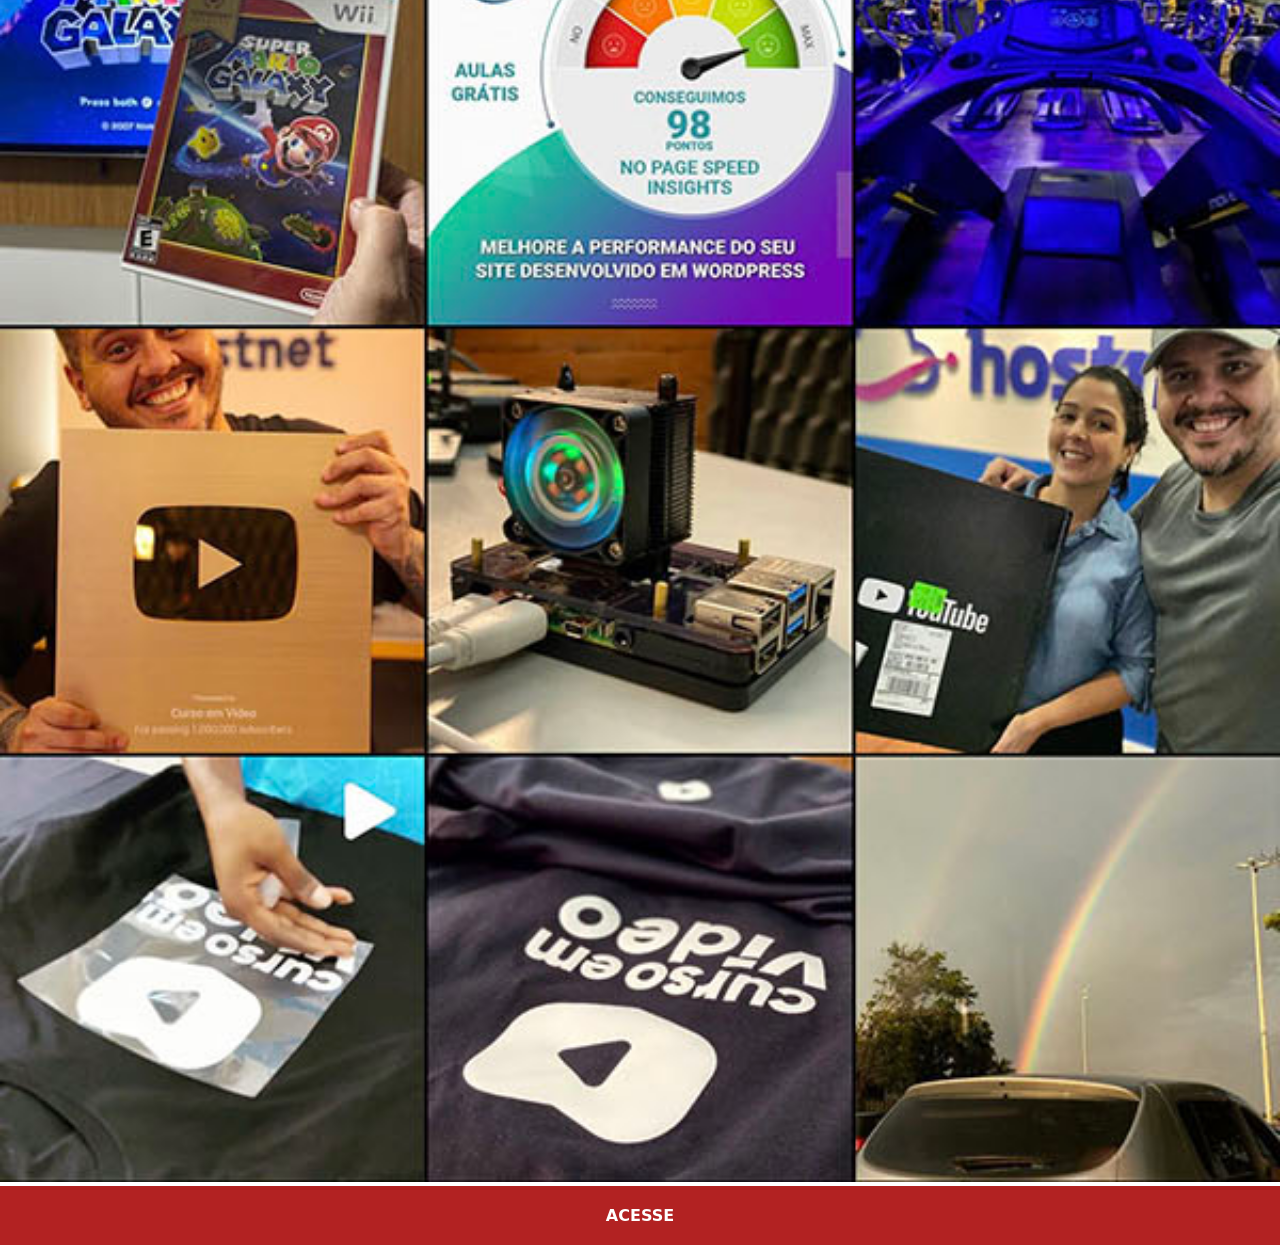
<file: instagram.html>
<!DOCTYPE html>
<html lang="pt-br">
<head>
    <meta charset="UTF-8">
    <meta name="viewport" content="width=device-width, initial-scale=1.0">
    <title>Instagram</title>
    <link rel="stylesheet" href="estilos/socials.css">
</head>
<body>
    <img src="imagens/tela-instagram.jpg" alt="youtube"><a href="https://www.instagram.com/diego.uzai/" target="_blank">ACESSE</a>
</body>
</html>
</file>
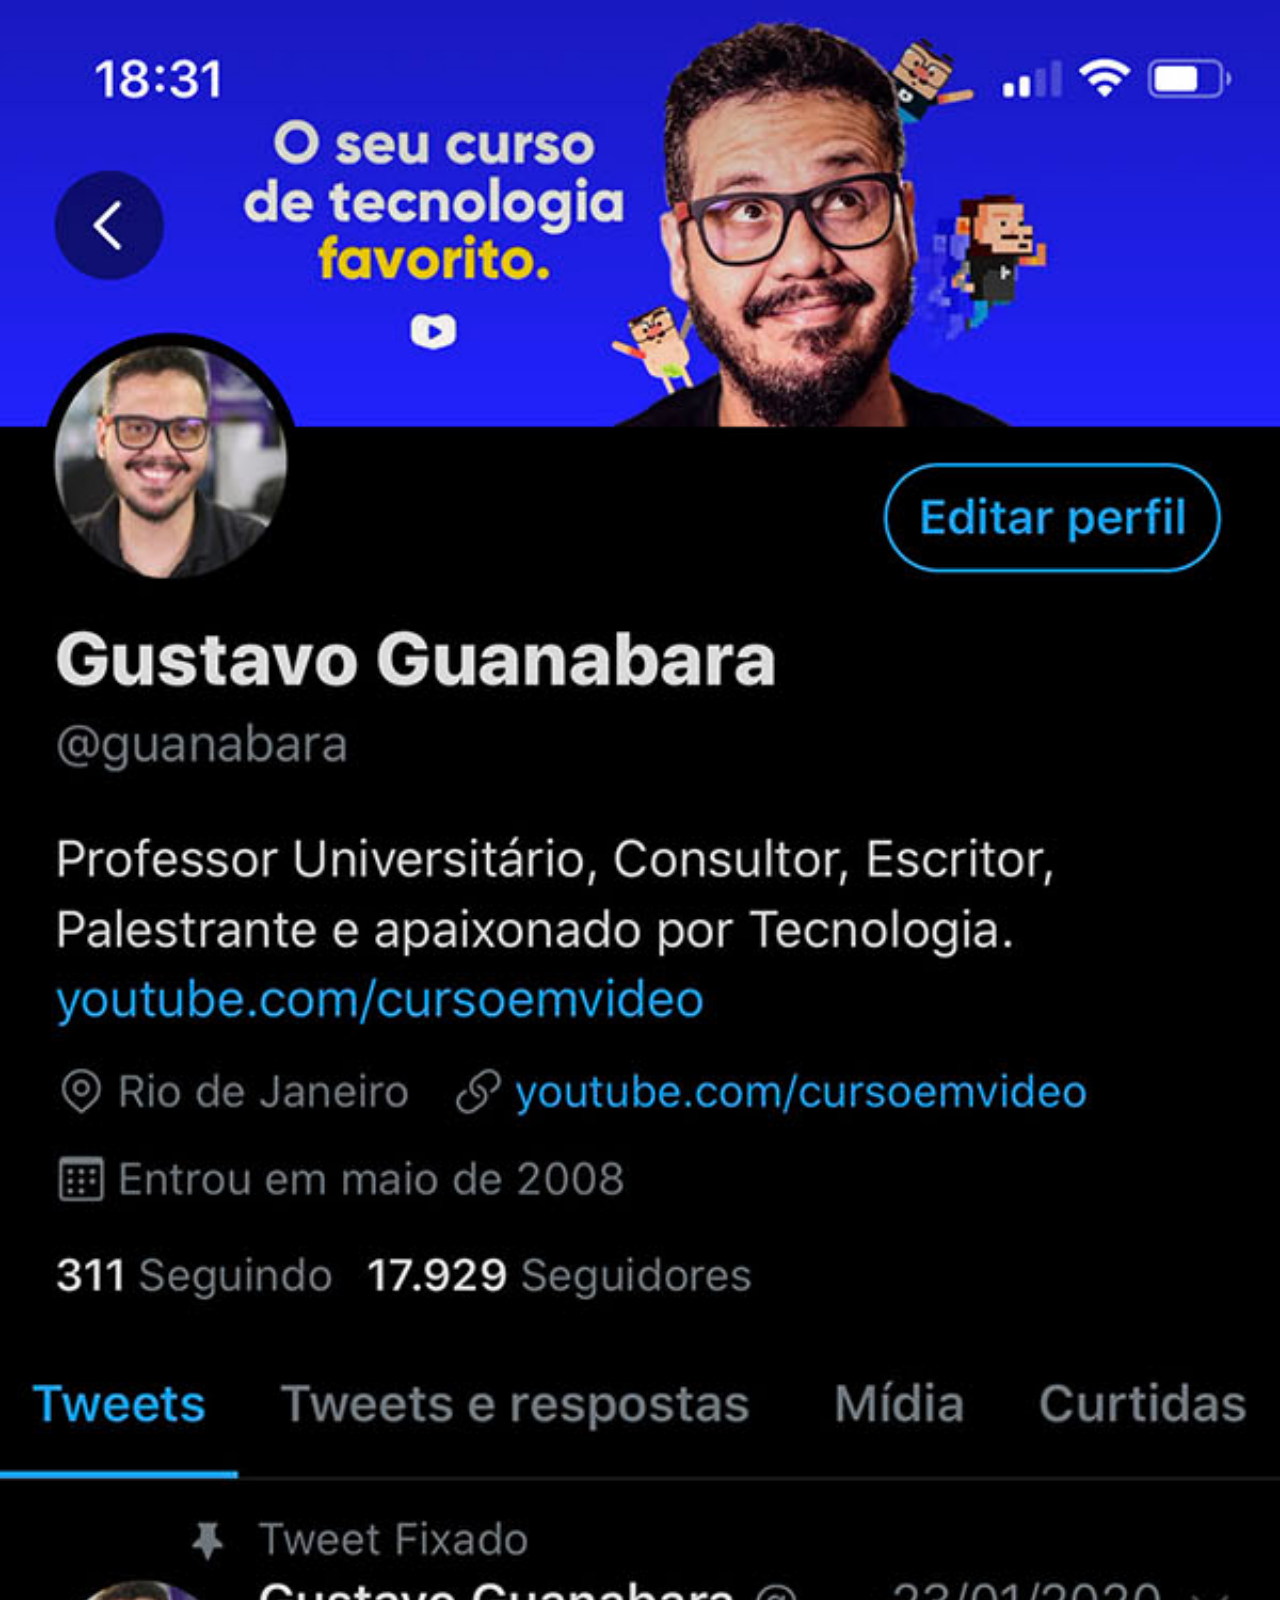
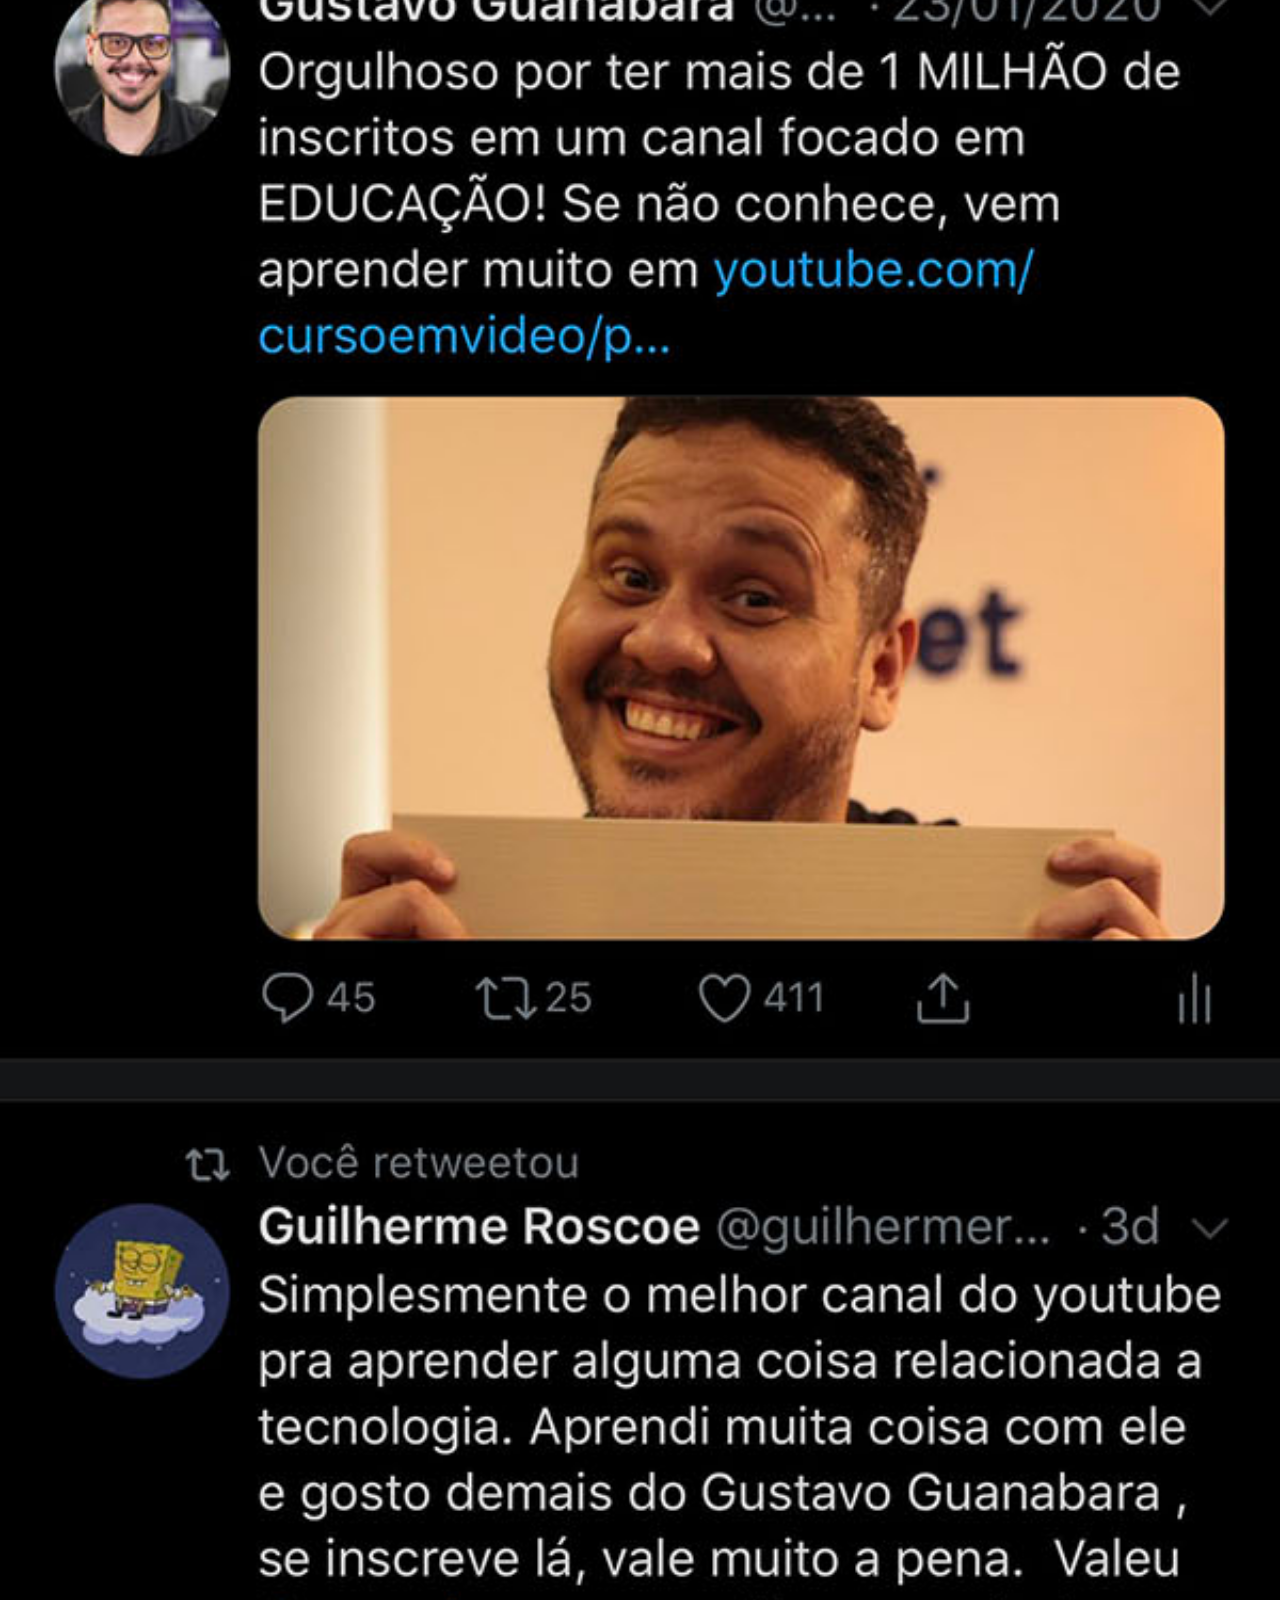
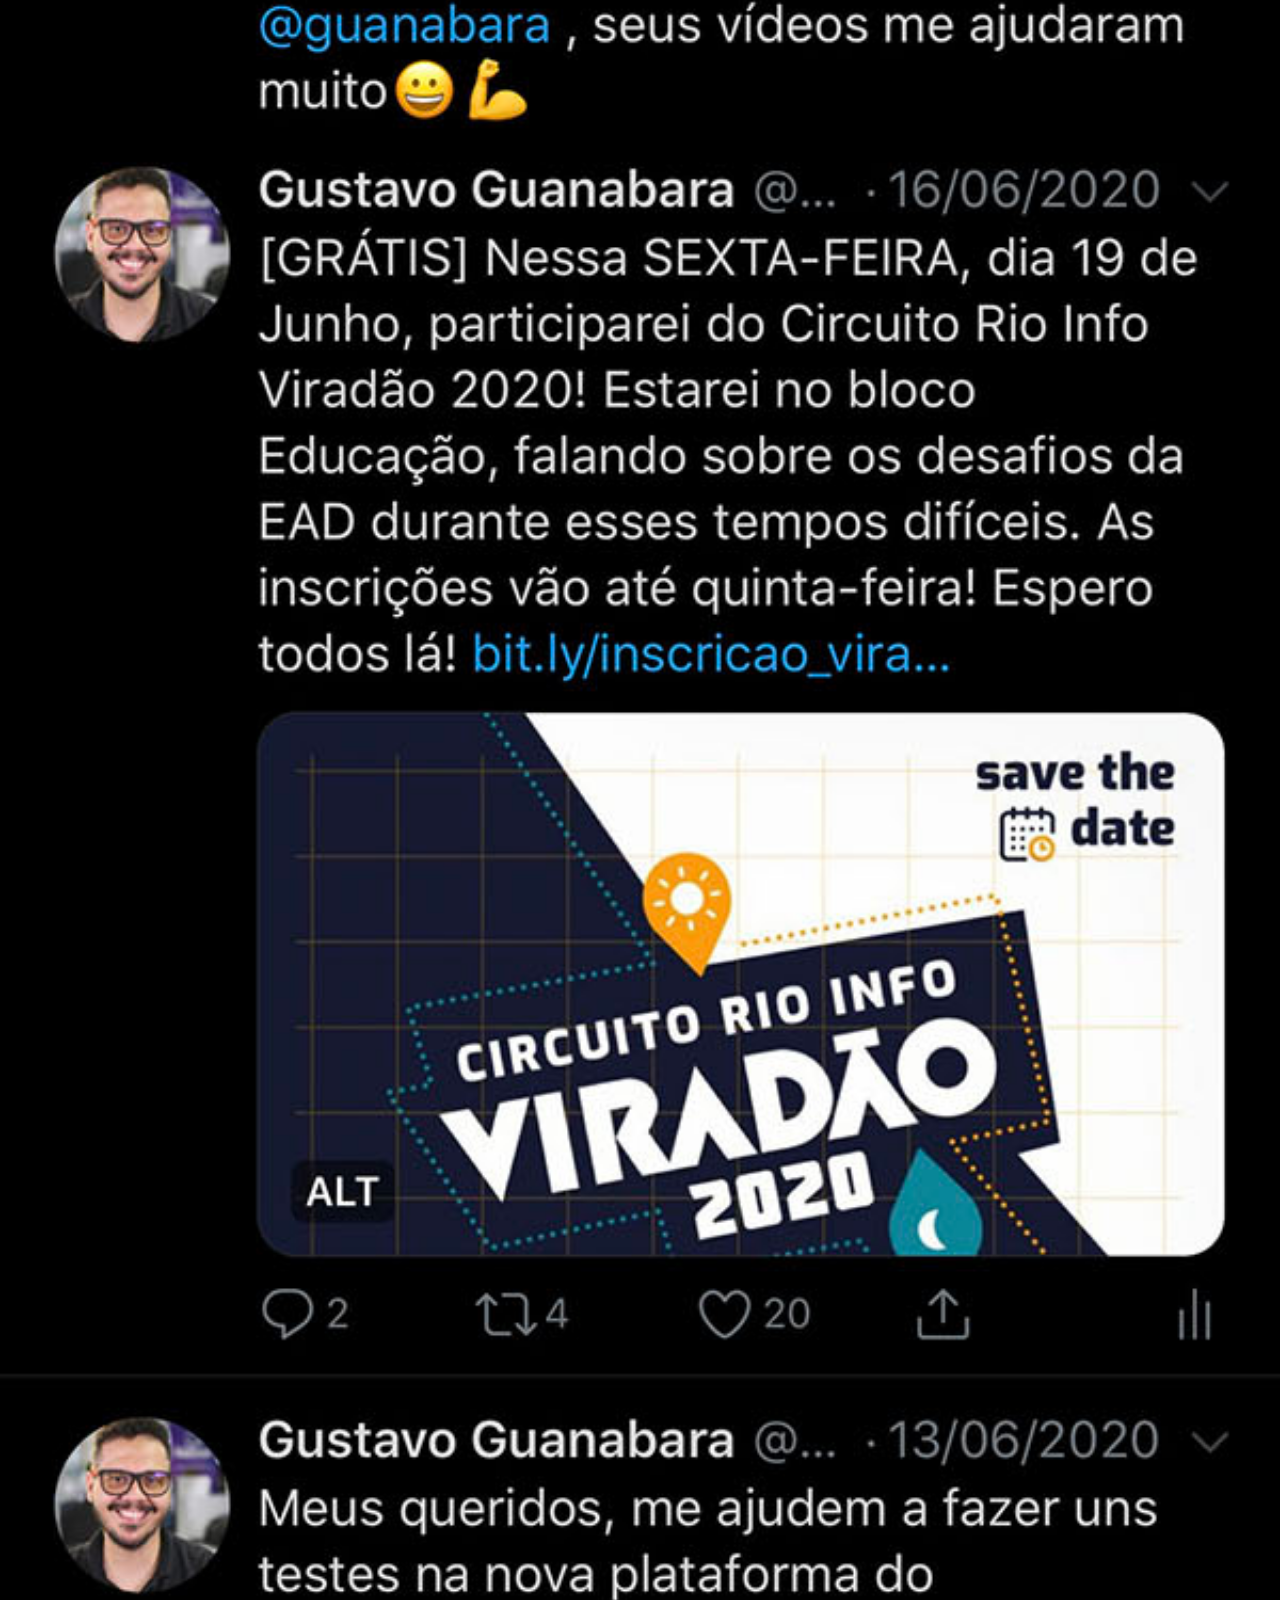
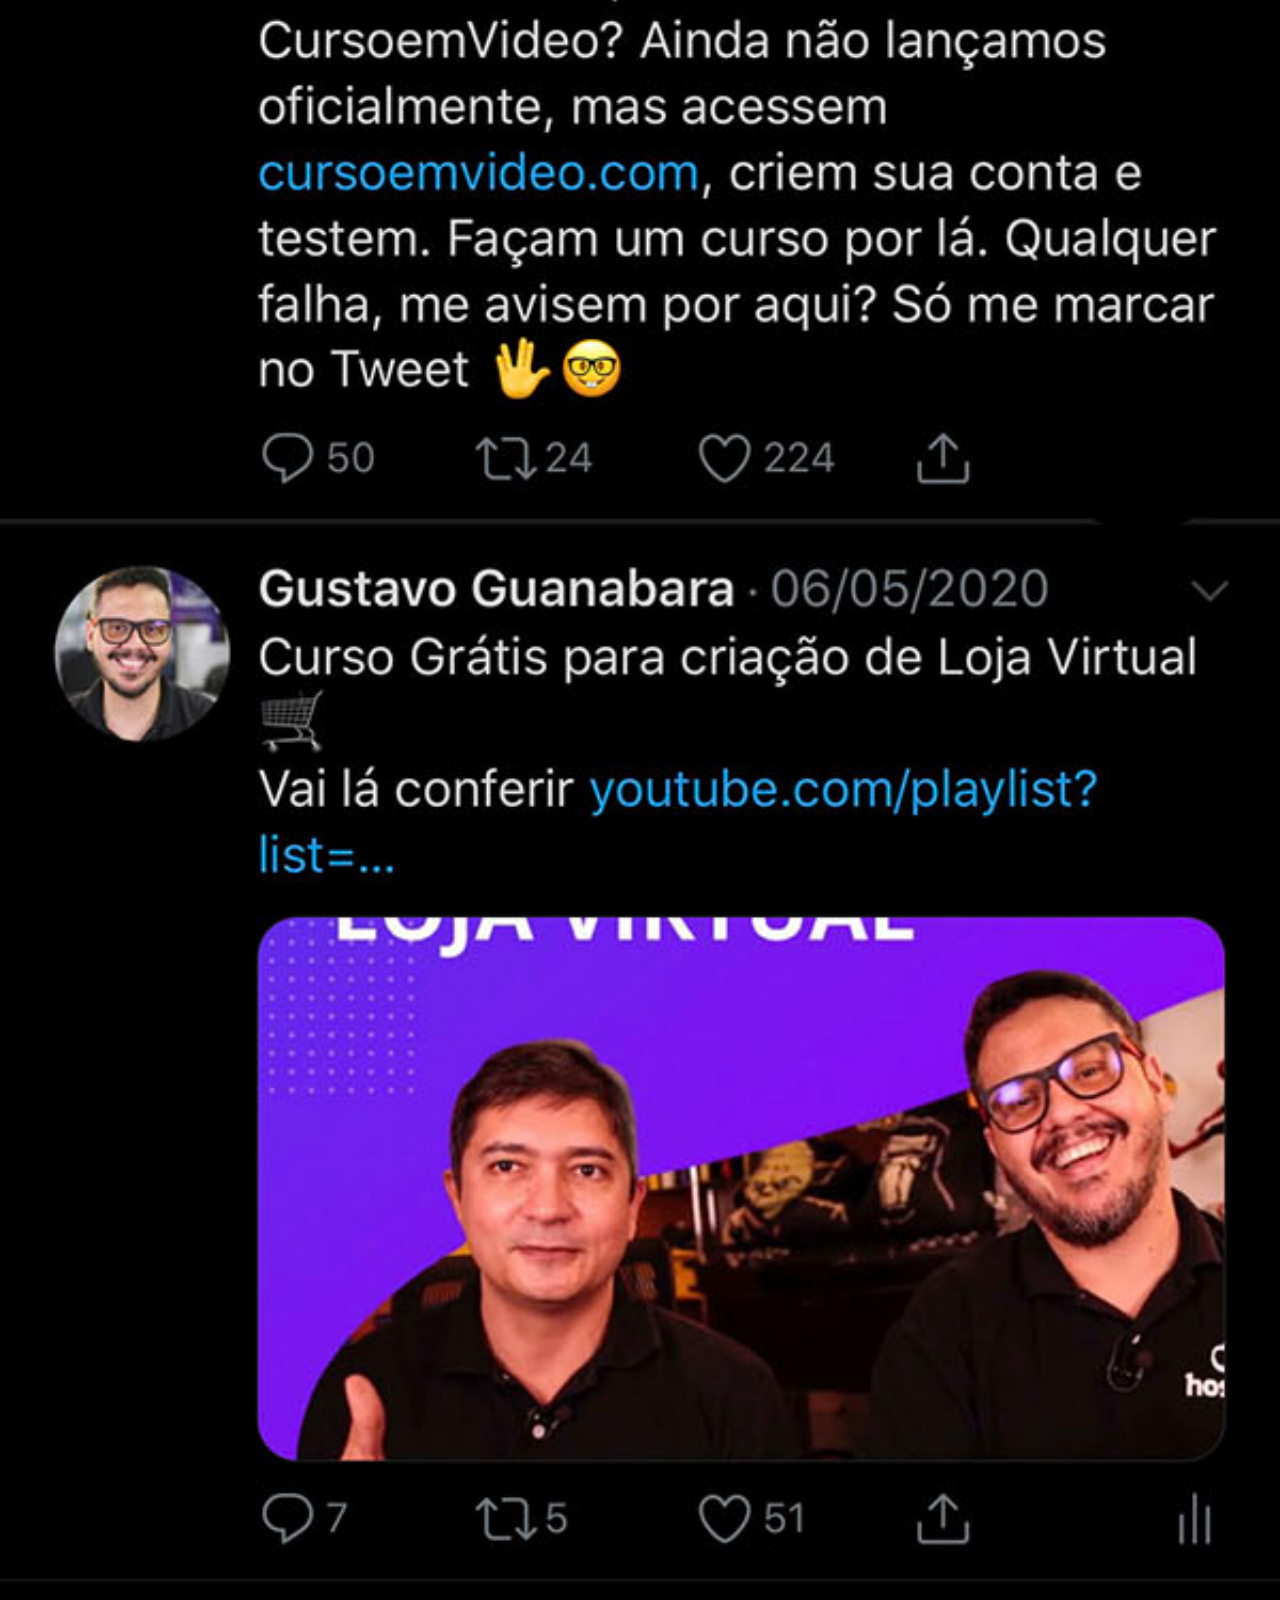
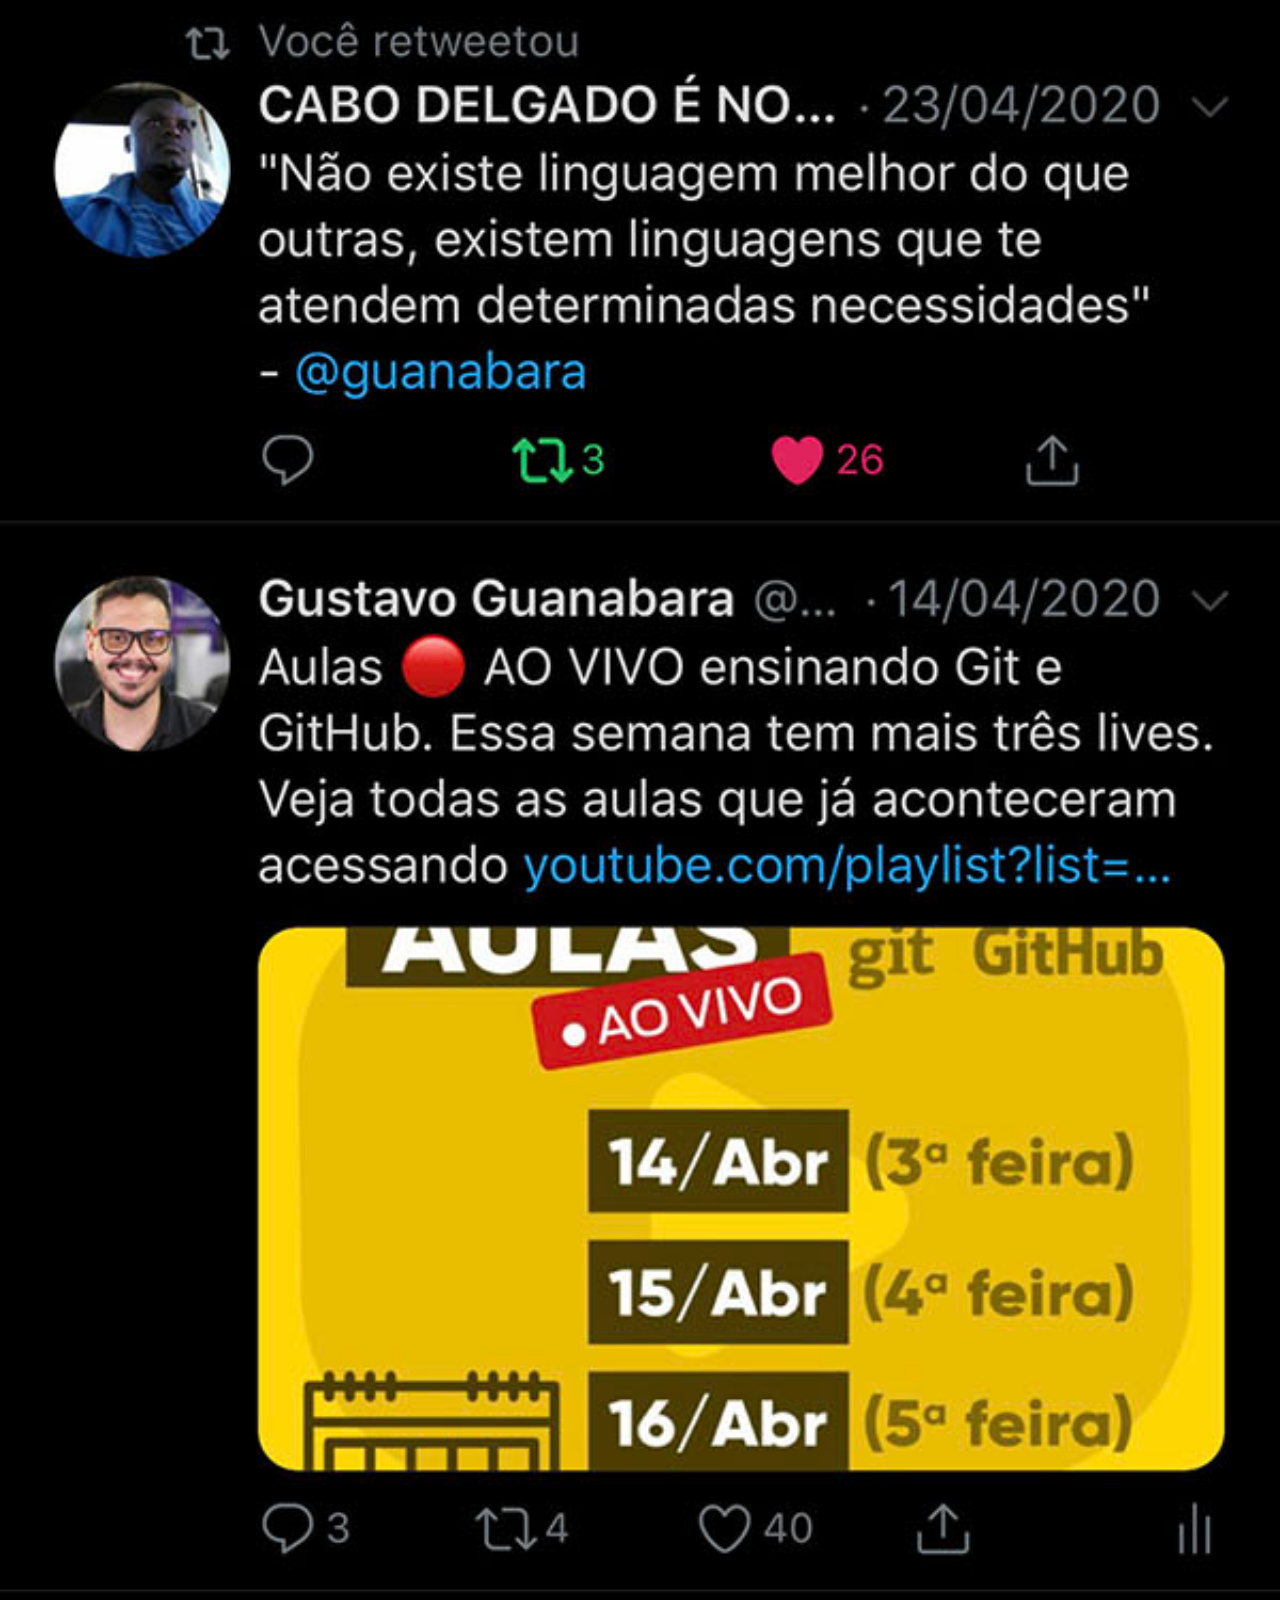
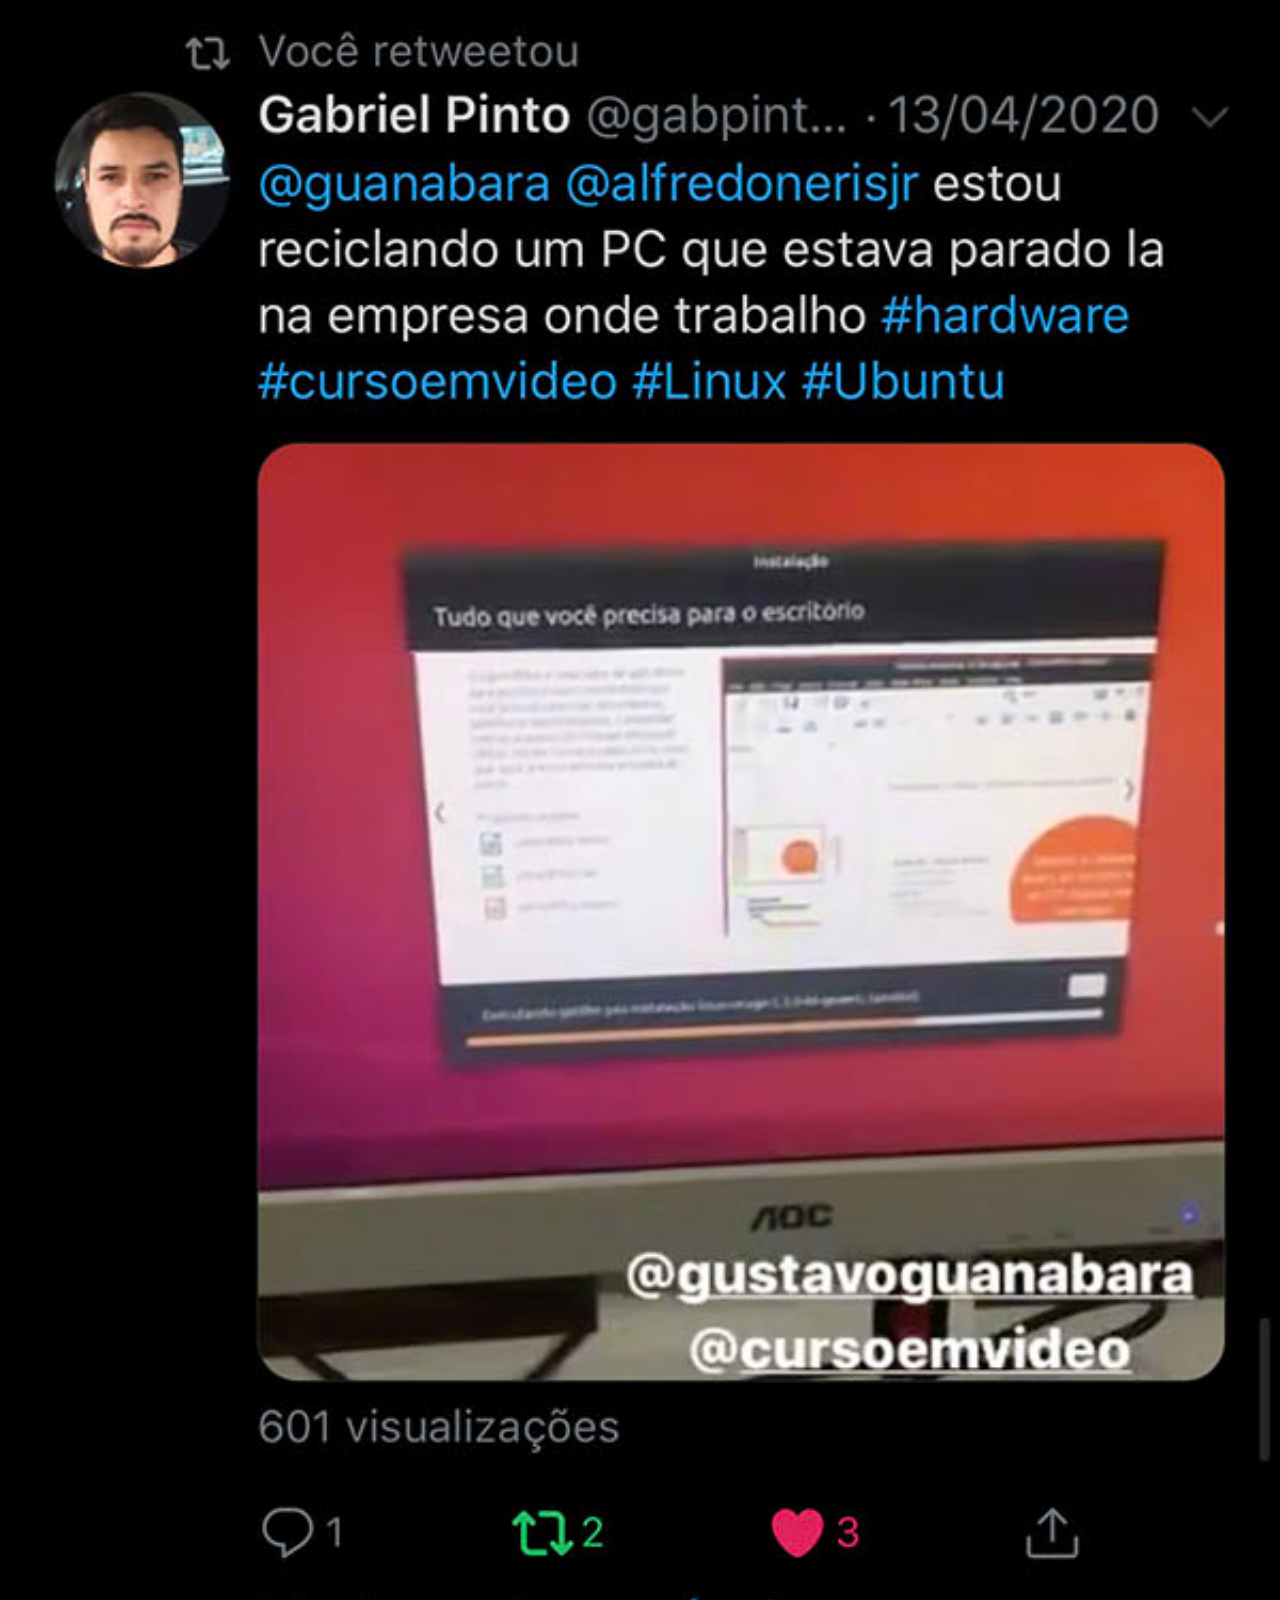
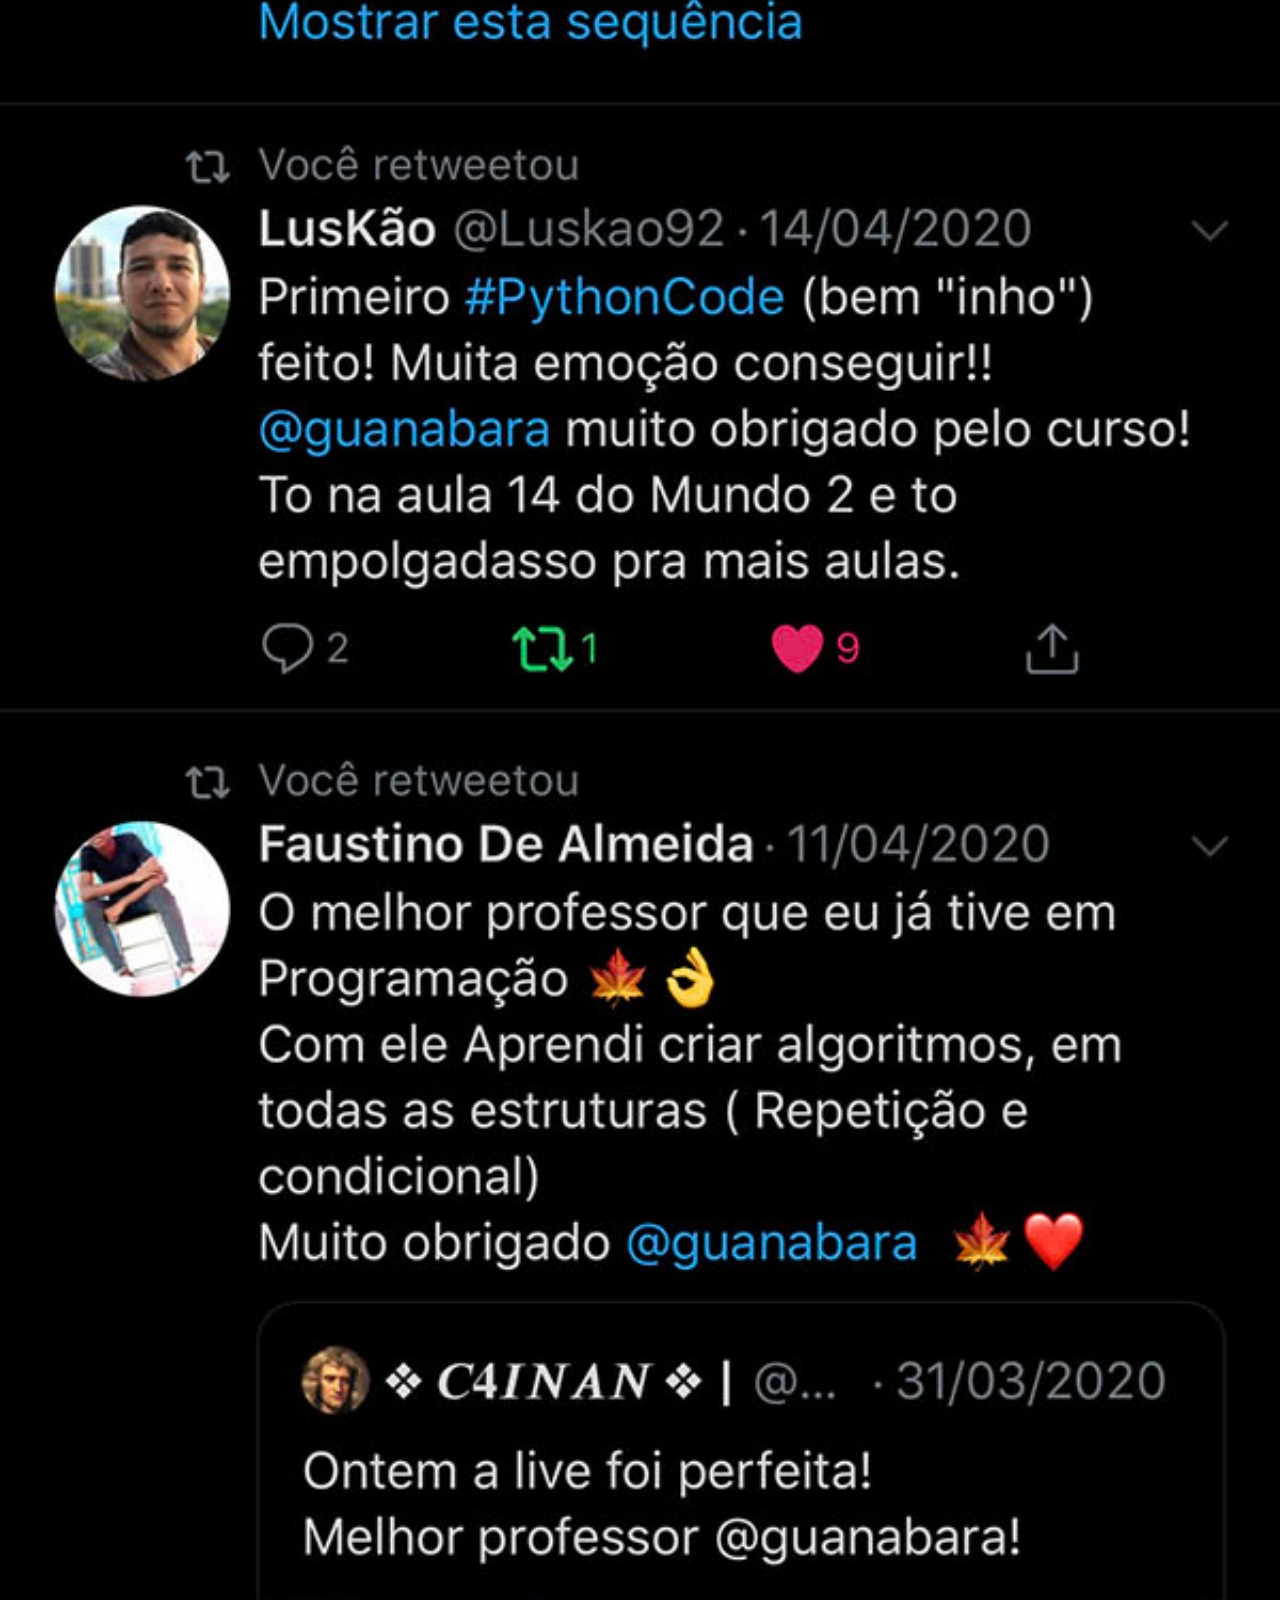
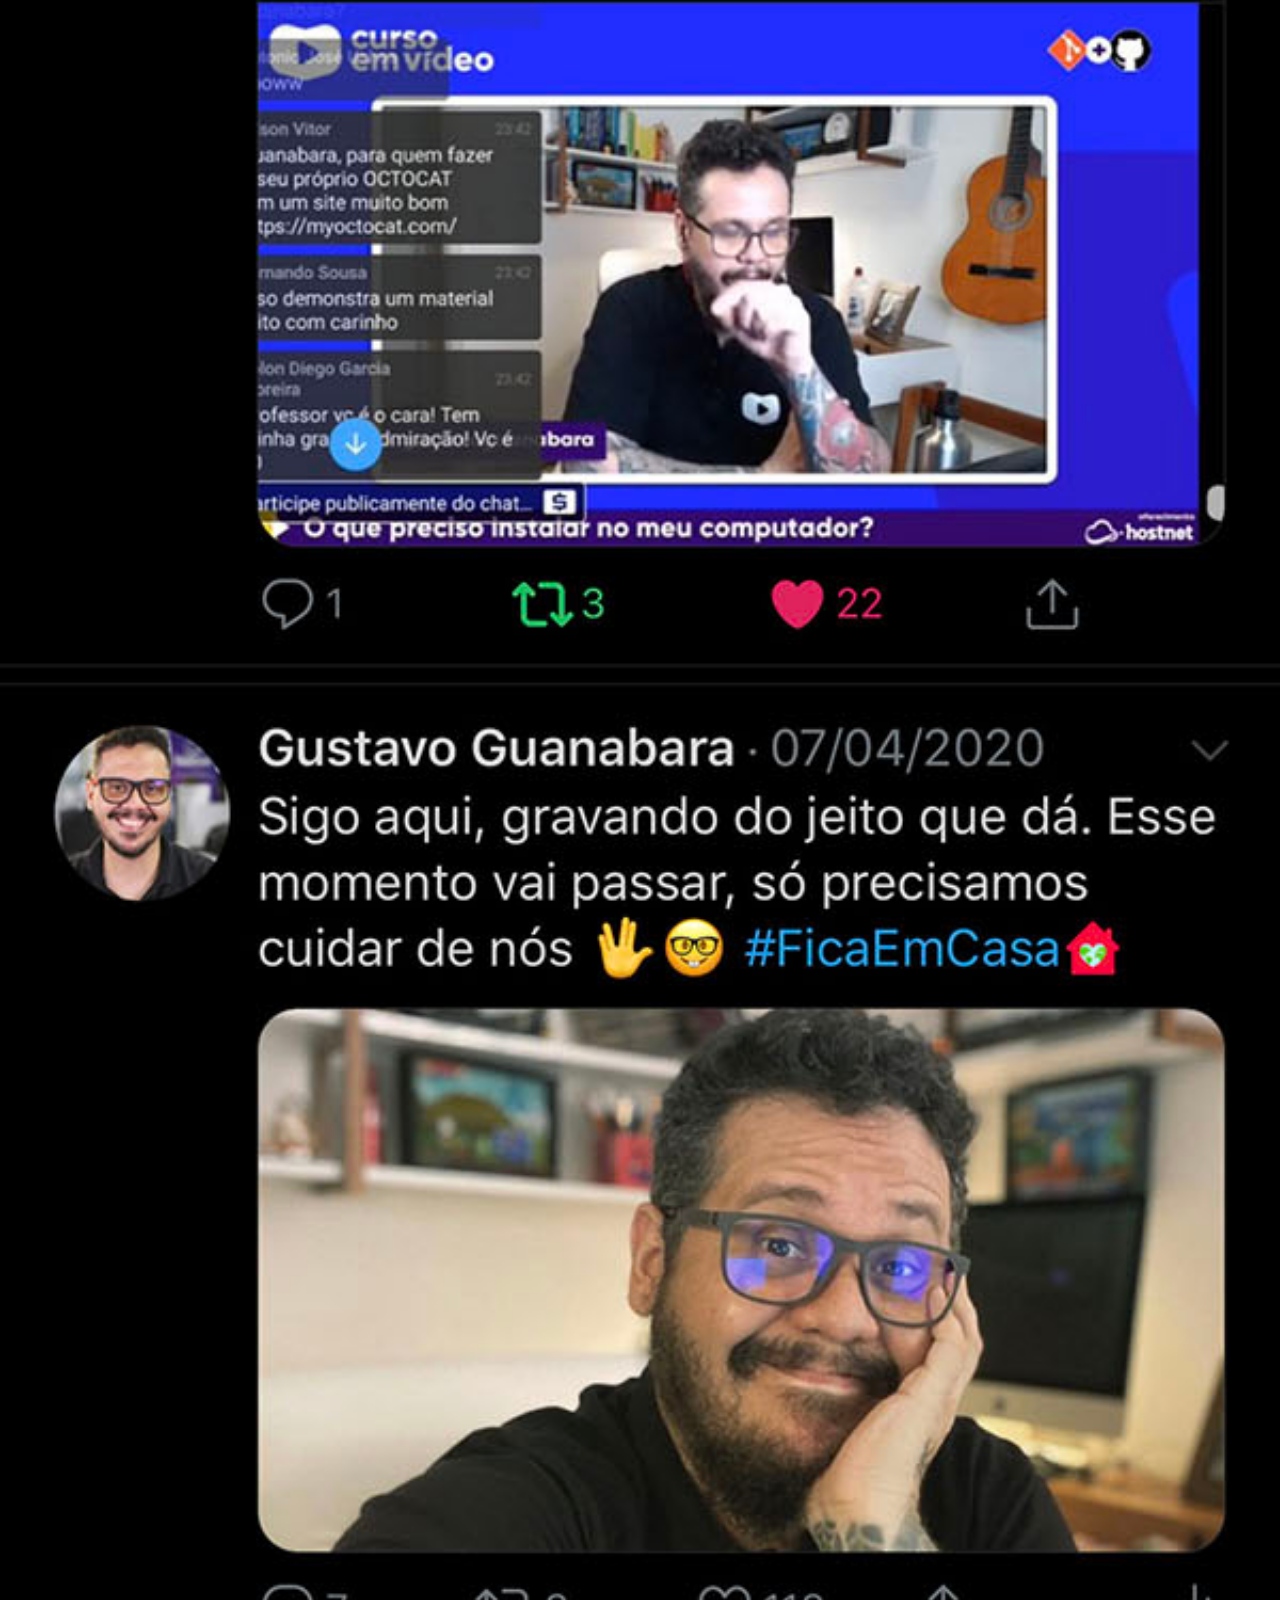
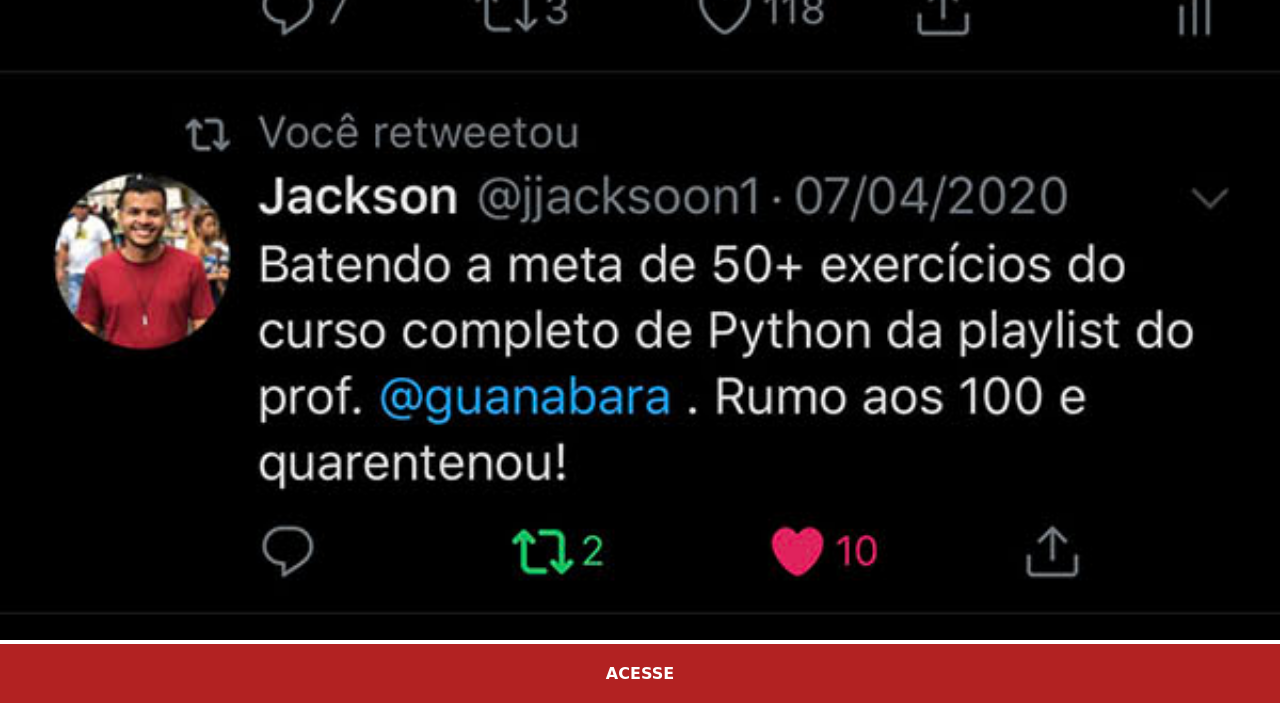
<file: twitter.html>
<!DOCTYPE html>
<html lang="pt-br">
<head>
    <meta charset="UTF-8">
    <meta name="viewport" content="width=device-width, initial-scale=1.0">
    <title>Twitter</title>
    <link rel="stylesheet" href="estilos/socials.css">
</head>
<body>
    <img src="imagens/tela-twitter.jpg" alt="youtube"><a href="https://x.com/udiegor" target="_blank">ACESSE</a>
</body>
</html>
</file>
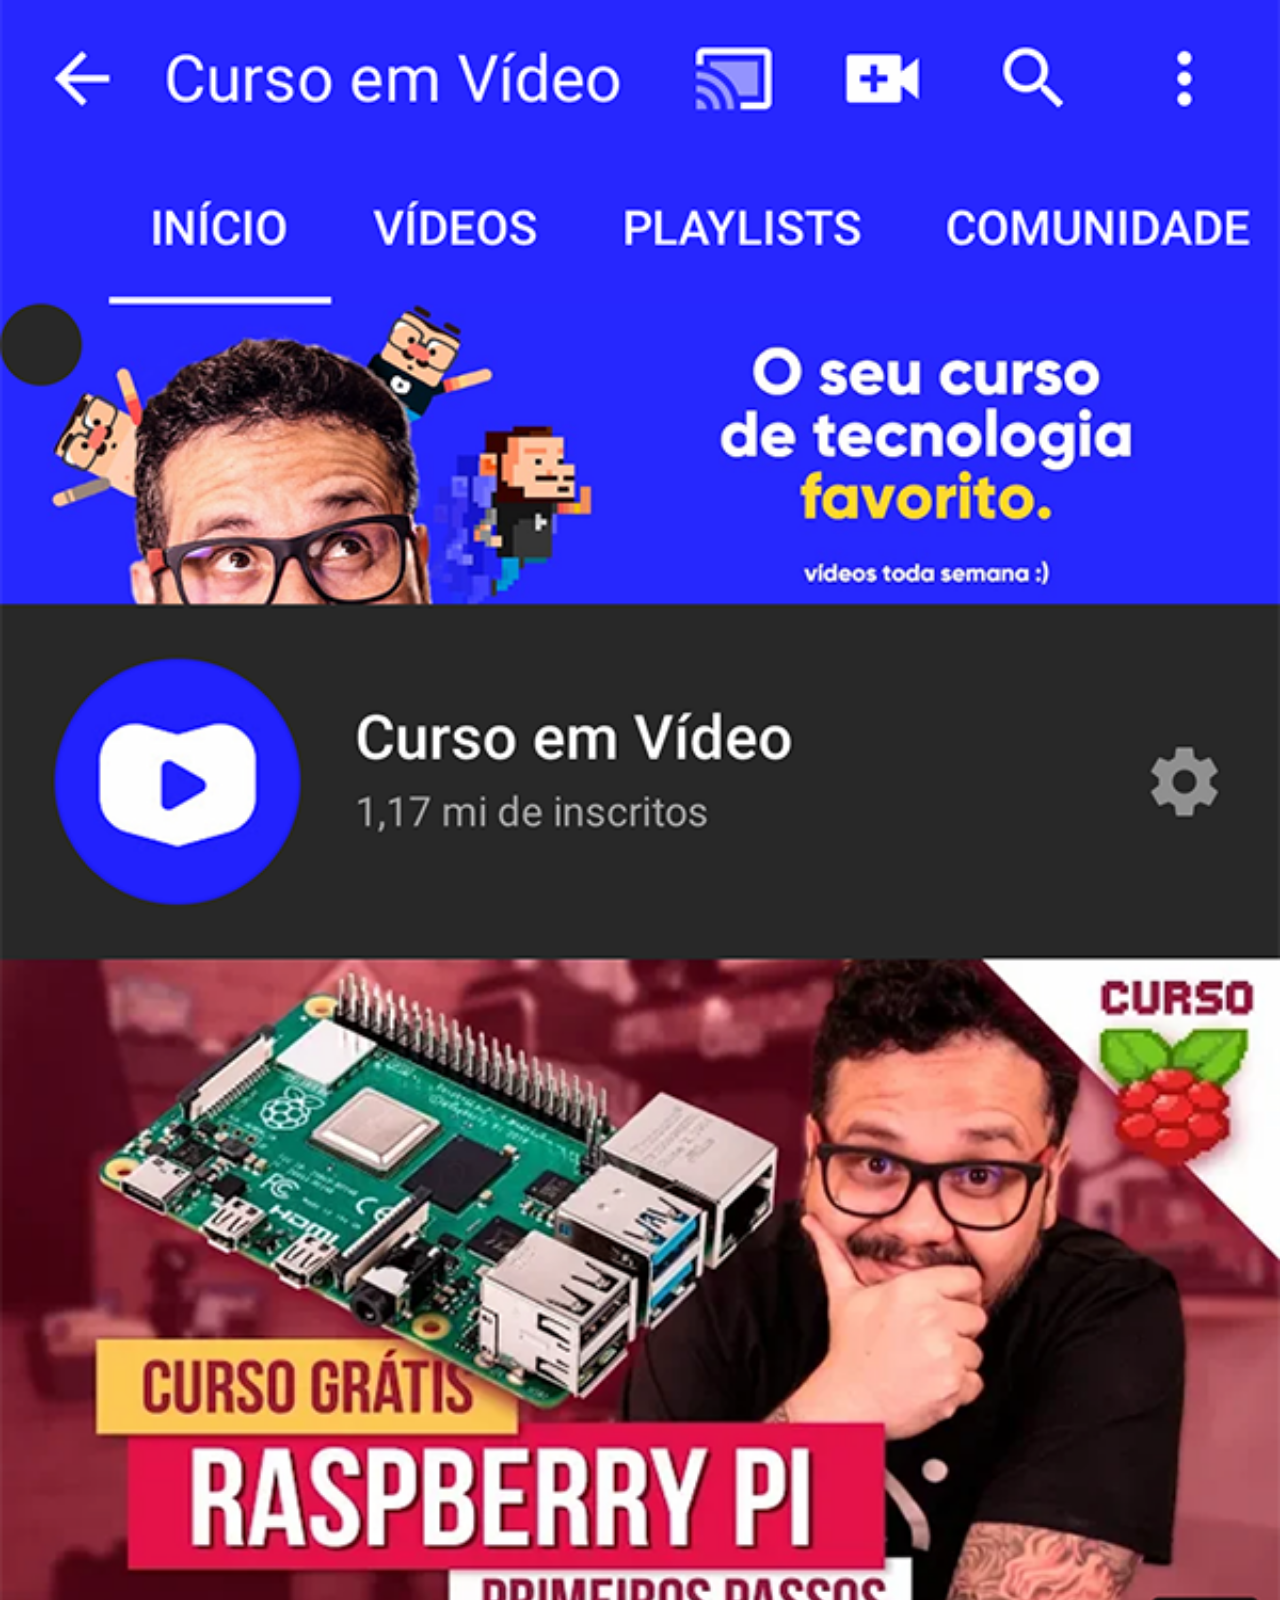
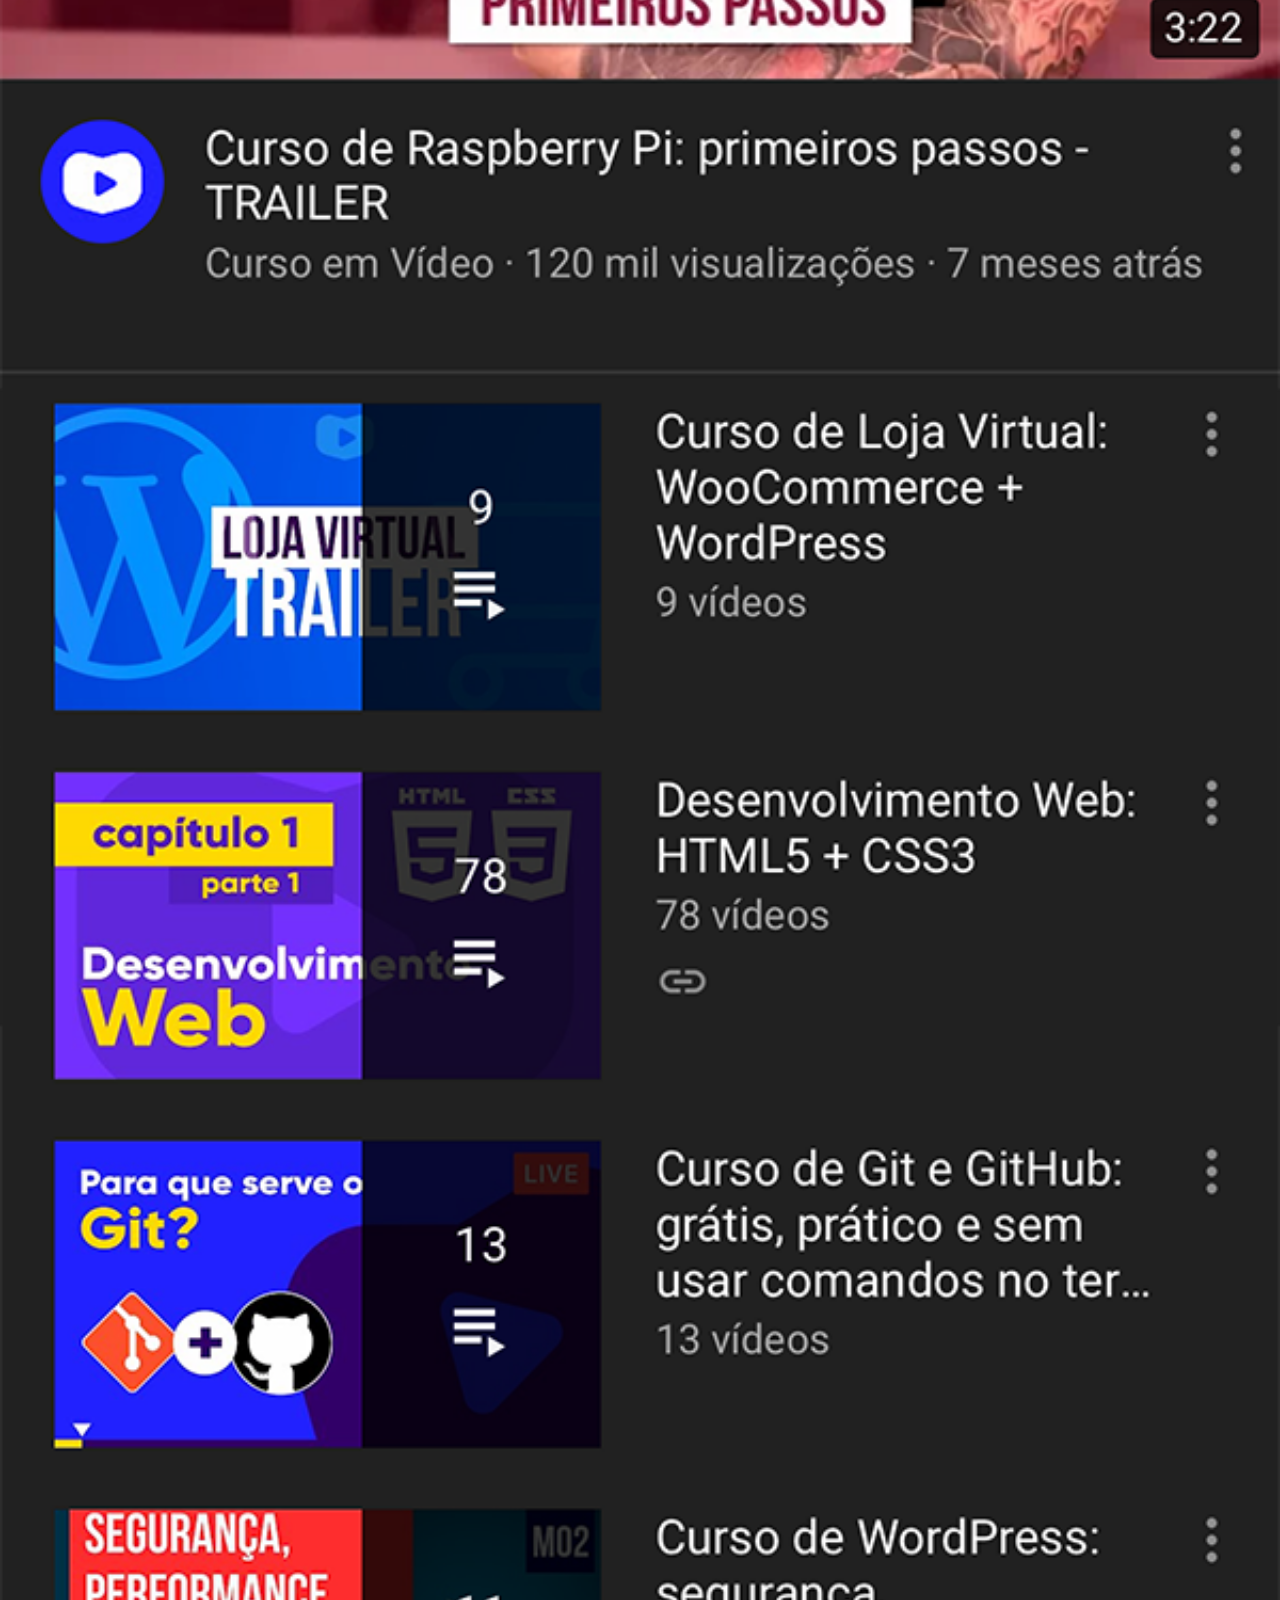
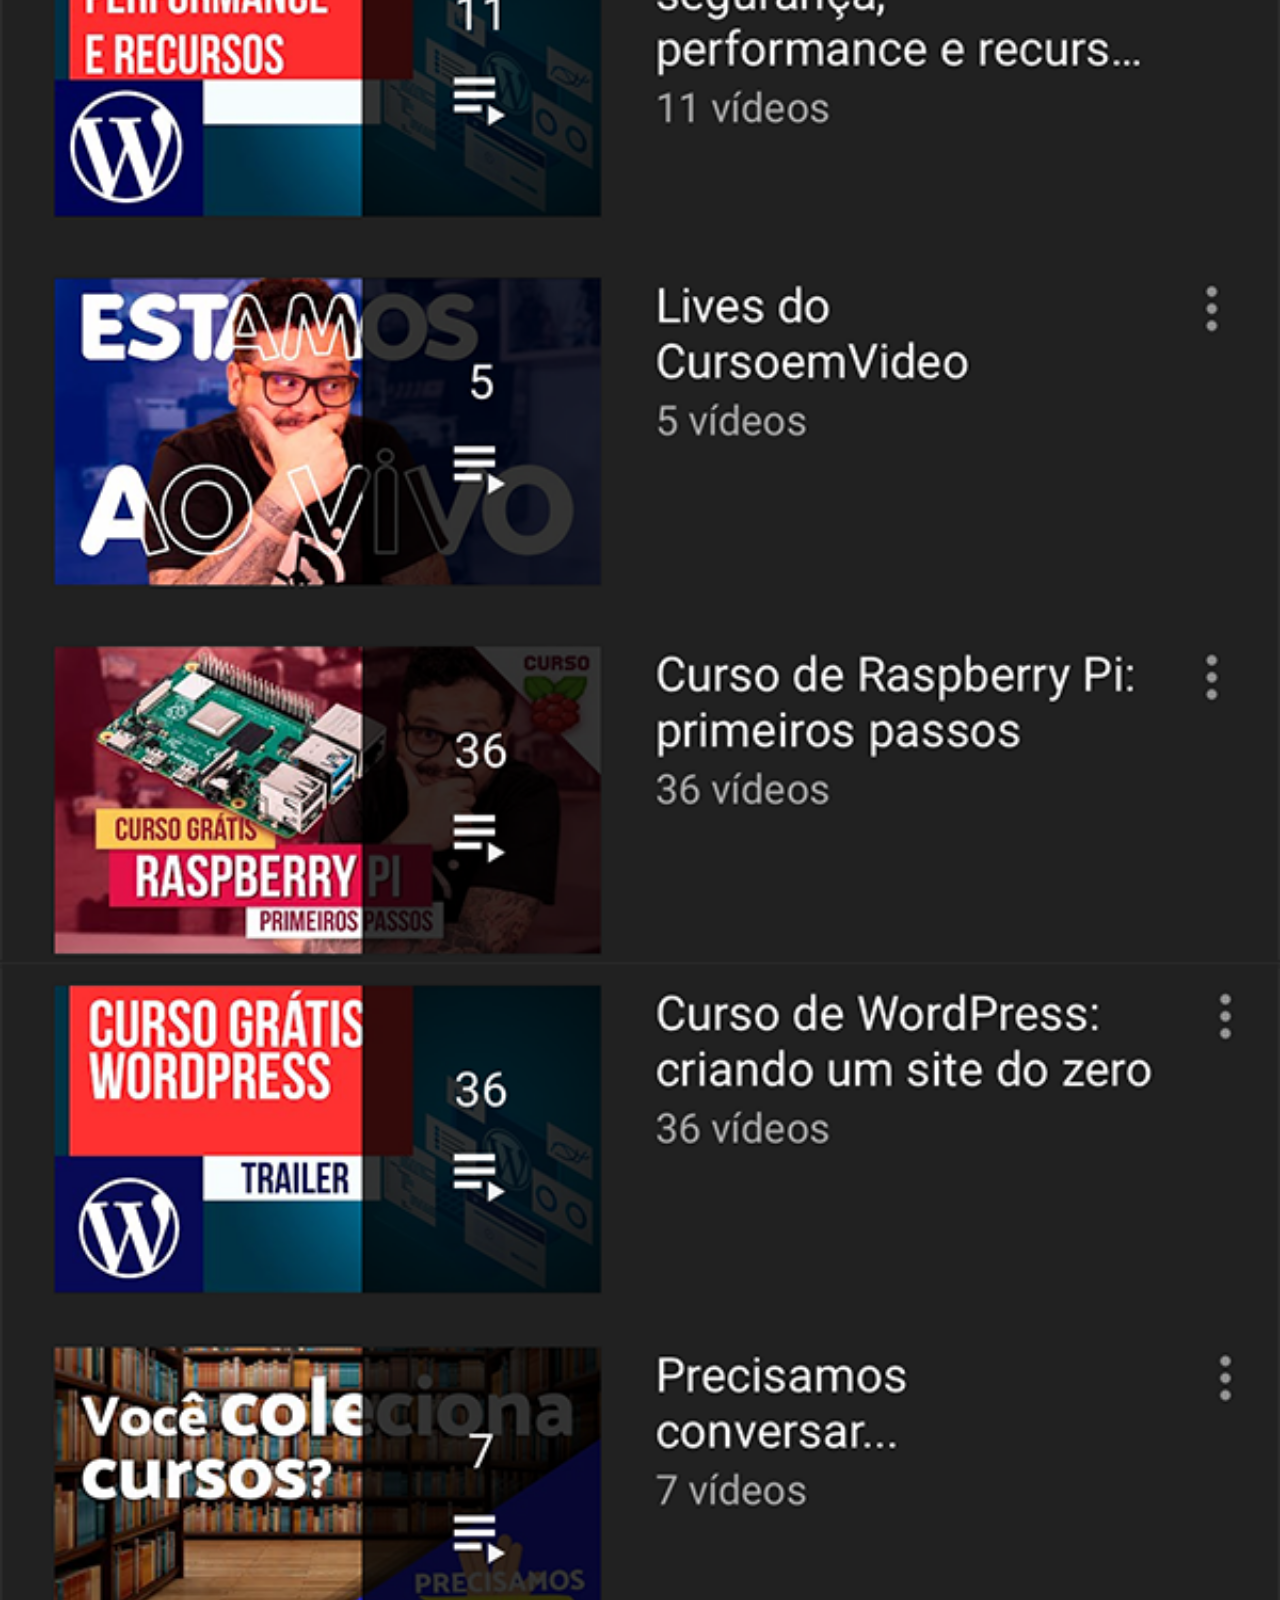
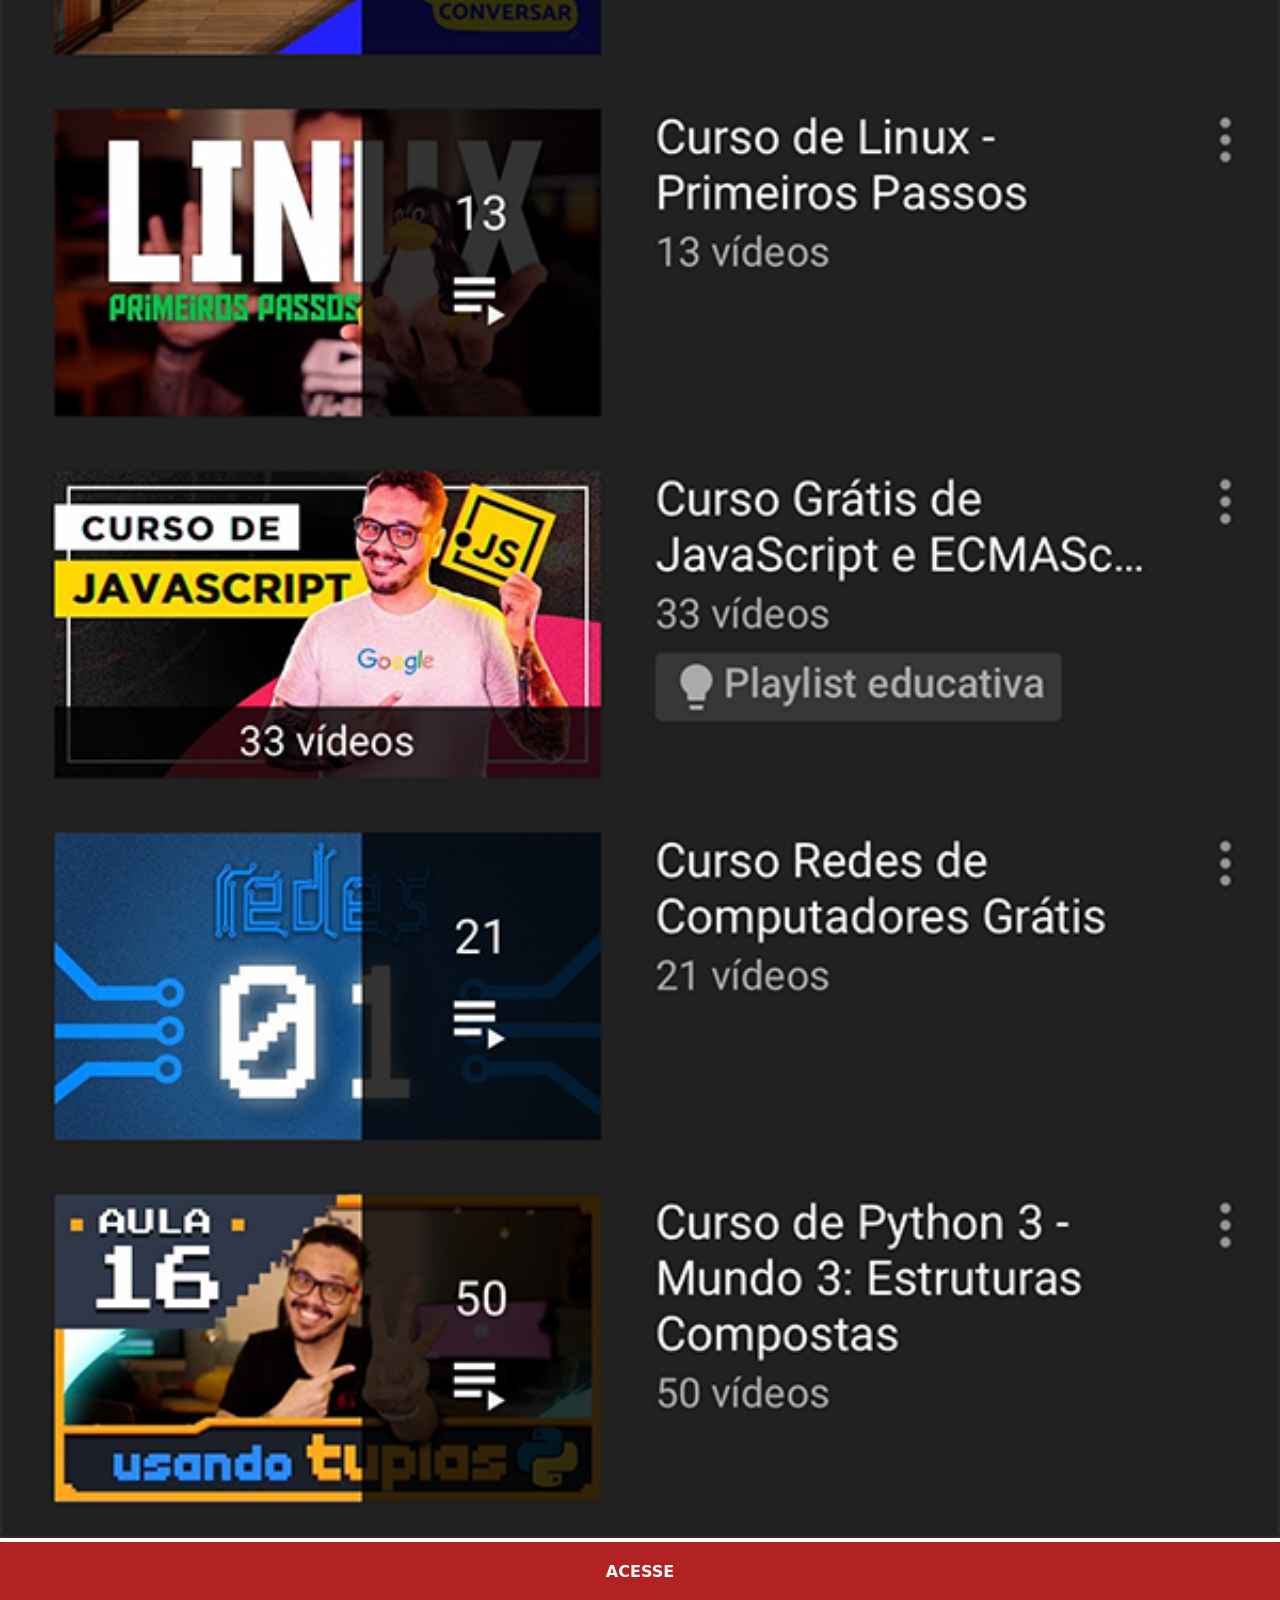
<file: youtube.html>
<!DOCTYPE html>
<html lang="pt-br">
<head>
    <meta charset="UTF-8">
    <meta name="viewport" content="width=device-width, initial-scale=1.0">
    <title>Youtube</title>
    <link rel="stylesheet" href="estilos/socials.css">
</head>
<body>
    <img src="imagens/tela-youtube.png" alt="youtube"><a href="https://www.youtube.com/@cursoemvideo" target="_blank">ACESSE</a>
</body>
</html>
</file>
<file: estilos/style.css>
@charset "UTF-8";

*{
    margin: 0rem;
    padding: 0rem;
    font-family: system-ui, -apple-system, BlinkMacSystemFont, 'Segoe UI', Roboto, Oxygen, Ubuntu, Cantarell, 'Open Sans', 'Helvetica Neue', sans-serif;
}
html, body{
    height: 100vh;
    width: 100vw;
    background-color: rgb(149, 75, 234);
}
body{
    background: url('../imagens/fundo-madeira.jpg') no-repeat top center;
    background-size: cover;
    background-attachment: fixed;
}
main{
    position: relative;
    height: 100vh;
}
.telefone{
    position: absolute;
    left: 50%;
    top: 50%;
    transform: translate(-50%, -50%);

    height: 39.1875rem;
    width: 19.4375rem;

    background: url('../imagens/frame-iphone.png')no-repeat;
}

iframe.tela{
    margin: 0px;
    padding: 0px;
    position: relative;
    top: 5rem;
    left: 1.375rem;
    width: 16.73rem;
    height: 29.48rem;
}

.redes-sociais{
    text-align: right;
}

.redes-sociais img{
    width: 3.125rem;
    margin: 0.625rem;
    border-radius: 50%;
    box-shadow: 0 2px 4px rgba(0, 0, 0, 0.355);
    box-sizing: border-box;
}

.redes-sociais img:hover{
    border: 0.125rem solid rgba(255, 255, 255, 0.642);
    transform: translate(-0.16rem, -0.16rem);
    box-shadow: 0 8px 16px rgba(0, 0, 0, 0.355);
    transition: transform .3s, border .3s;
}
</file>
<file: estilos/socials.css>
@charset "UTF-8";

*{
    margin: 0px;
    padding: 0px;
    font-family: system-ui, -apple-system, BlinkMacSystemFont, 'Segoe UI', Roboto, Oxygen, Ubuntu, Cantarell, 'Open Sans', 'Helvetica Neue', sans-serif;
}

::-webkit-scrollbar{
    width: 0px;
    height: 0px;
}

img{
    width: 100vw;
}

a{
    display: block;
    background-color: firebrick;
    color: white;
    padding: 1.25rem;
    text-align: center;
    font-weight: bolder;
    text-decoration: none;
}

a:hover{
    background-color: red;
}
</file>
